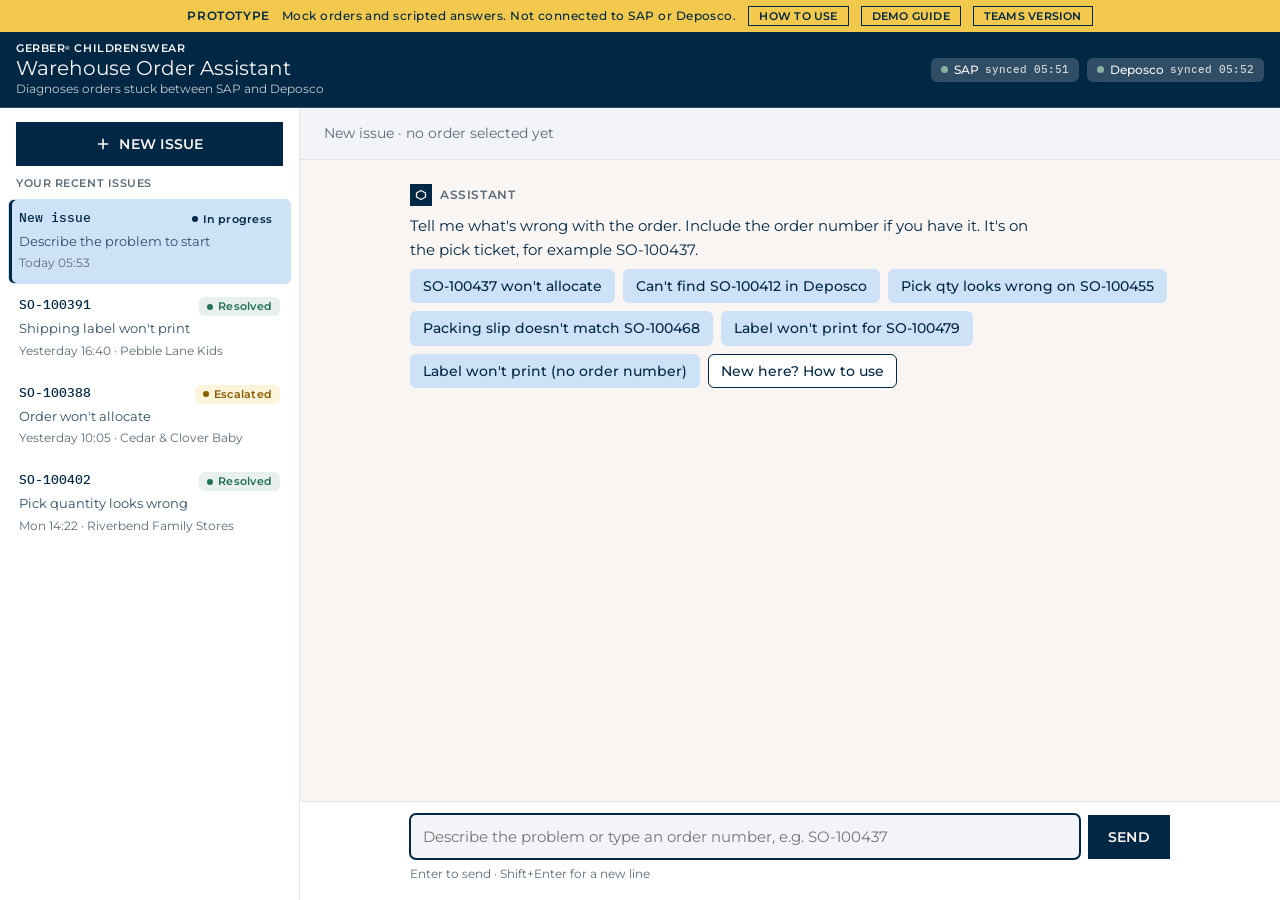
<file: index.html>
<!doctype html>
<html lang="en">
<head>
<meta charset="utf-8">
<title>Warehouse Order Assistant</title>
<meta name="viewport" content="width=device-width, initial-scale=1, viewport-fit=cover">
<link rel="preconnect" href="https://fonts.googleapis.com">
<link rel="preconnect" href="https://fonts.gstatic.com" crossorigin>
<link rel="stylesheet" href="https://fonts.googleapis.com/css2?family=Montserrat:wght@400;500;600;700&family=IBM+Plex+Mono:wght@400;500&display=swap">
<style>
/* Colors, type and shape follow .claude/skills/gerber-style-guide (tokens.css).
   Inlined so the page stays a single self-contained file. */
:root {
  /* Gerber brand primitives */
  --gcw-navy: #002744;
  --gcw-navy-70: #2F4E65;
  --gcw-cream: #F9F5F3;
  --gcw-white: #FFFFFF;
  --gcw-mist: #F2F4F8;
  --gcw-jordy: #85B7EA;
  --gcw-jordy-tint: #CEE2F7;
  --gcw-maize: #F2C94C;
  --gcw-maize-tint: #FCF4DB;
  --gcw-geraldine: #F28C82;
  --gcw-geraldine-tint: #FCE8E6;
  --gcw-seanymph: #86B3A1;
  --gcw-seanymph-tint: #E7F0EC;
  --gcw-sandy: #F4A261;
  --gcw-sandy-tint: #FDECDF;
  --gcw-sale: #C4301C;

  /* App tokens */
  --bg: var(--gcw-cream);
  --panel: var(--gcw-white);
  --panel-2: var(--gcw-mist);
  --sunk: #E9EDF2;
  --ink: var(--gcw-navy);
  --ink-2: var(--gcw-navy-70);
  --ink-3: #5B6B78;
  --line: #E1E4EA;
  --accent: var(--gcw-navy);
  --accent-ink: var(--gcw-cream);
  --accent-soft: var(--gcw-jordy-tint);
  --ok: #23705A;
  --ok-soft: var(--gcw-seanymph-tint);
  --warn: #8A5A00;
  --warn-soft: var(--gcw-maize-tint);
  --bad: var(--gcw-sale);
  --bad-soft: var(--gcw-geraldine-tint);
  --info: var(--gcw-navy);
  --info-soft: var(--gcw-jordy-tint);
  --head-bg: var(--gcw-navy);
  --head-ink: var(--gcw-cream);
  --head-chip: var(--gcw-navy-70);
  --scrim: rgba(0, 39, 68, .5);
  --hivis: var(--gcw-maize);
  --hivis-ink: var(--gcw-navy);
  --shadow: 0 1px 2px rgba(0, 39, 68, .05), 0 6px 18px rgba(0, 39, 68, .07);
  --radius-tool: 6px;
  --leading-body: 1.575;
  --display: "Montserrat", "Helvetica Neue", Arial, system-ui, sans-serif;
  --body: "Montserrat", "Helvetica Neue", Arial, system-ui, sans-serif;
  --mono: "IBM Plex Mono", ui-monospace, "SF Mono", Menlo, Consolas, monospace;
}
@media (prefers-color-scheme: dark) {
  :root:not([data-theme="light"]) {
    color-scheme: dark;
    --bg: #0B1B2B;
    --panel: #12263A;
    --panel-2: #173049;
    --sunk: #1B3550;
    --ink: #F3EEEA;
    --ink-2: #D5DDE4;
    --ink-3: #9FB0C0;
    --line: #22394F;
    --accent: var(--gcw-jordy);
    --accent-ink: #0B1B2B;
    --accent-soft: #152E47;
    --ok: var(--gcw-seanymph);
    --ok-soft: #173229;
    --warn: var(--gcw-maize);
    --warn-soft: #33290F;
    --bad: var(--gcw-geraldine);
    --bad-soft: #3A1F22;
    --info: var(--gcw-jordy);
    --info-soft: #152E47;
    --head-bg: #061321;
    --head-ink: #F3EEEA;
    --head-chip: #12263A;
    --scrim: rgba(0, 0, 0, .6);
    --hivis: var(--gcw-maize);
    --hivis-ink: var(--gcw-navy);
    --shadow: 0 1px 2px rgba(0, 0, 0, .3), 0 6px 18px rgba(0, 0, 0, .3);
  }
}
:root[data-theme="dark"] {
  color-scheme: dark;
  --bg: #0B1B2B;
  --panel: #12263A;
  --panel-2: #173049;
  --sunk: #1B3550;
  --ink: #F3EEEA;
  --ink-2: #D5DDE4;
  --ink-3: #9FB0C0;
  --line: #22394F;
  --accent: var(--gcw-jordy);
  --accent-ink: #0B1B2B;
  --accent-soft: #152E47;
  --ok: var(--gcw-seanymph);
  --ok-soft: #173229;
  --warn: var(--gcw-maize);
  --warn-soft: #33290F;
  --bad: var(--gcw-geraldine);
  --bad-soft: #3A1F22;
  --info: var(--gcw-jordy);
  --info-soft: #152E47;
  --head-bg: #061321;
  --head-ink: #F3EEEA;
  --head-chip: #12263A;
  --scrim: rgba(0, 0, 0, .6);
  --hivis: var(--gcw-maize);
  --hivis-ink: var(--gcw-navy);
  --shadow: 0 1px 2px rgba(0, 0, 0, .3), 0 6px 18px rgba(0, 0, 0, .3);
}

* { box-sizing: border-box; }
[hidden] { display: none !important; }
html, body { height: 100%; }
body {
  margin: 0;
  background: var(--bg);
  color: var(--ink);
  font: 15px/var(--leading-body) var(--body);
  -webkit-font-smoothing: antialiased;
}
button, input, select, textarea { font: inherit; color: inherit; }
button { cursor: pointer; }
:focus-visible { outline: 2px solid var(--accent); outline-offset: 2px; border-radius: 4px; }
.top :focus-visible { outline-color: var(--gcw-jordy); }
.mono { font-family: var(--mono); font-variant-numeric: tabular-nums; }
.gcw-tm { font-size: .5em; vertical-align: .35em; line-height: 0; display: inline-block; }

/* ---------- Shell ---------- */
.app { height: 100%; display: grid; grid-template-rows: auto auto 1fr; }
.proto {
  background: var(--hivis);
  color: var(--hivis-ink);
  font: 500 12px/1.3 var(--body);
  letter-spacing: .04em;
  padding: 6px 16px;
  display: flex; gap: 12px; align-items: center; justify-content: center; flex-wrap: wrap;
  text-align: center;
}
.proto-short { display: none; }
@media (max-width: 520px) {
  .proto-short { display: inline; }
  .proto { gap: 8px; font-size: 11px; letter-spacing: .02em; flex-wrap: nowrap; padding-inline: 12px; }
  .proto b { letter-spacing: .05em; }
  .proto button, .proto a { white-space: nowrap; padding-inline: 8px; }
}
.proto .lbl-short { display: none; }
@media (max-width: 420px) {
  .proto-short { display: none; }
  .proto .lbl-long { display: none; }
  .proto .lbl-short { display: inline; }
}
.proto b { font-family: var(--display); font-weight: 600; letter-spacing: .05em; text-transform: uppercase; }
.proto button, .proto a {
  background: transparent; border: 1px solid currentColor; border-radius: 0;
  padding: 2px 10px; font-size: 11px; font-weight: 600; color: inherit; text-transform: uppercase; letter-spacing: .02em; text-decoration: none;
}

.top {
  display: flex; align-items: center; gap: 16px;
  padding: 10px 16px;
  background: var(--head-bg);
  color: var(--head-ink);
  border-bottom: 1px solid var(--head-chip);
}
.brand { display: flex; align-items: center; gap: 10px; min-width: 0; }
.mark {
  width: 30px; height: 30px; flex: none; border-radius: 0;
  background: var(--accent); color: var(--accent-ink);
  display: grid; place-items: center;
}
.brand > div { min-width: 0; }
.brand .eyebrow {
  display: block; font: 600 11px/1.2 var(--display); letter-spacing: .05em; text-transform: uppercase;
}
.brand h1 {
  margin: 2px 0 0; font: 400 20px/1.15 var(--display);
  white-space: nowrap; overflow: hidden; text-overflow: ellipsis;
}
.brand small { display: block; margin-top: 2px; font: 400 12px/1.2 var(--body); opacity: .8; }
.systems { margin-left: auto; display: flex; gap: 8px; flex-wrap: wrap; }
.sys {
  display: inline-flex; align-items: center; gap: 6px;
  font: 500 12px/1 var(--body); color: var(--head-ink);
  padding: 6px 10px; border-radius: var(--radius-tool); background: var(--head-chip);
}
.sys i { width: 7px; height: 7px; border-radius: 50%; background: var(--gcw-seanymph); }
.sys .mono { opacity: .8; font-size: 11px; }
.hist-btn {
  display: none; border: 1px solid currentColor; background: transparent; color: var(--head-ink); min-height: 36px;
  border-radius: var(--radius-tool); padding: 6px 10px; font-size: 13px; font-weight: 500;
}

.main { display: grid; grid-template-columns: 300px 1fr; min-height: 0; }

/* ---------- Sidebar ---------- */
.side {
  background: var(--panel);
  border-right: 1px solid var(--line);
  display: flex; flex-direction: column; min-height: 0;
}
.side-head { padding: 14px 16px 10px; display: flex; flex-direction: column; gap: 12px; }
.new-btn {
  display: flex; align-items: center; justify-content: center; gap: 8px;
  background: var(--accent); color: var(--accent-ink);
  border: 0; border-radius: 0; min-height: 44px; padding: 0 12px; font-weight: 600; font-size: 14px; text-transform: uppercase; letter-spacing: .02em;
}
.label {
  font: 600 11px/1 var(--display); letter-spacing: .05em; text-transform: uppercase; color: var(--ink-3);
}
.convs { list-style: none; margin: 0; padding: 0 8px 16px; overflow-y: auto; display: flex; flex-direction: column; gap: 2px; }
.conv {
  width: 100%; text-align: left; background: transparent; border: 1px solid transparent;
  border-radius: var(--radius-tool); padding: 10px 10px; display: grid; gap: 4px;
  grid-template-columns: 1fr auto;
}
.conv:hover { background: var(--panel-2); }
.conv[aria-current="true"] { background: var(--info-soft); border-color: transparent; box-shadow: inset 3px 0 0 var(--info); }
.conv .no { font: 500 13px/1.2 var(--mono); }
.conv .what { grid-column: 1 / -1; font-size: 13px; color: var(--ink-2); line-height: 1.35; }
.conv .when { grid-column: 1 / -1; font-size: 12px; color: var(--ink-3); }

.pill {
  display: inline-flex; align-items: center; gap: 5px; white-space: nowrap;
  font: 600 11px/1 var(--body); letter-spacing: .02em;
  padding: 4px 8px; border-radius: var(--radius-tool);
}
.pill::before { content: ""; width: 6px; height: 6px; border-radius: 50%; background: currentColor; }
.pill.open { background: var(--info-soft); color: var(--info); }
.pill.resolved { background: var(--ok-soft); color: var(--ok); }
.pill.escalated { background: var(--warn-soft); color: var(--warn); }

/* ---------- Chat ---------- */
.chat { display: grid; grid-template-rows: auto 1fr auto; min-height: 0; min-width: 0; }
.chat-head {
  display: flex; align-items: center; gap: 12px; flex-wrap: wrap;
  padding: 10px 24px; border-bottom: 1px solid var(--line); background: var(--panel-2);
  min-height: 52px;
}
.chat-head .ord { font: 500 15px/1.2 var(--mono); }
.chat-head .cust { color: var(--ink-2); font-size: 14px; }
.chat-head .ship { font-size: 13px; color: var(--ink-3); }
.chat-head .ship.today { color: var(--bad); font-weight: 500; }
.chat-head .spacer { flex: 1; }
.chat-head .empty { color: var(--ink-3); font-size: 14px; }
.esc-btn {
  border: 1px solid var(--warn); color: var(--warn); background: transparent;
  border-radius: 0; padding: 8px 14px; font-size: 12px; font-weight: 600; text-transform: uppercase; letter-spacing: .02em;
}
.esc-btn:hover { background: var(--warn-soft); }

.thread { overflow-y: auto; padding: 24px 24px 8px; scroll-behavior: smooth; }
.thread-inner { max-width: 760px; margin: 0 auto; display: flex; flex-direction: column; gap: 14px; }

.msg { display: flex; flex-direction: column; gap: 8px; max-width: 100%; }
.msg.user { align-items: flex-end; }
.bubble {
  background: var(--accent); color: var(--accent-ink);
  padding: 9px 14px; border-radius: var(--radius-tool) var(--radius-tool) 0 var(--radius-tool);
  max-width: min(560px, 88%); white-space: pre-wrap; overflow-wrap: anywhere;
}
.msg.agent { align-items: flex-start; }
.speaker { display: flex; align-items: center; gap: 8px; font: 600 12px/1 var(--display); letter-spacing: .05em; text-transform: uppercase; color: var(--ink-3); }
.speaker .mark { width: 22px; height: 22px; border-radius: 0; }
.msg.agent p { margin: 0; max-width: 62ch; }
.msg.agent p + p { margin-top: 6px; }

.chips { display: flex; flex-wrap: wrap; gap: 8px; }
.chip {
  border: 1px solid var(--accent); color: var(--accent); background: var(--panel);
  border-radius: var(--radius-tool); padding: 7px 12px; font-size: 14px; font-weight: 500; line-height: 1.3; text-align: left;
}
.chip:hover:not(:disabled) { background: var(--accent-soft); }
.chip:disabled { cursor: default; border-color: var(--line); color: var(--ink-3); background: transparent; }
.chip.chosen:disabled { border-color: var(--accent); background: var(--accent-soft); color: var(--accent); }
.chip.try { border-color: transparent; background: var(--info-soft); color: var(--info); }
.chip.try:hover:not(:disabled) { border-color: var(--info); }
.chip .mono { font-size: 13px; }

/* tool trace */
.trace {
  border-left: 2px solid var(--line); padding: 2px 0 2px 12px;
  display: flex; flex-direction: column; gap: 4px; font-size: 13px; color: var(--ink-2);
}
.trace .label { margin-bottom: 2px; }
.trace li { list-style: none; display: flex; gap: 8px; align-items: baseline; }
.trace ul { margin: 0; padding: 0; display: flex; flex-direction: column; gap: 4px; }
.trace li::before { content: "✓"; color: var(--ok); font-weight: 600; }
.trace li.run::before { content: "…"; color: var(--ink-3); }

/* cards */
.card {
  width: 100%; background: var(--panel); border: 1px solid var(--line); border-radius: var(--radius-tool);
  box-shadow: var(--shadow); overflow: hidden;
}
.card-head {
  display: flex; align-items: flex-start; justify-content: space-between; gap: 12px; flex-wrap: wrap;
  padding: 14px 16px 12px; border-bottom: 1px solid var(--line);
}
.card.diag .card-head { background: var(--bad-soft); border-bottom-color: transparent; }
.card-head h3 { margin: 4px 0 0; font: 400 20px/1.25 var(--display); text-wrap: balance; }
.card-head .item { margin-top: 4px; font-size: 13px; color: var(--ink-2); }
.sev { background: var(--panel); color: var(--bad); }
.tbl-wrap { overflow-x: auto; }
table { width: 100%; border-collapse: collapse; font-size: 13.5px; }
th, td { text-align: left; padding: 8px 16px; border-bottom: 1px solid var(--line); vertical-align: top; }
th { font: 600 11px/1.2 var(--display); letter-spacing: .05em; text-transform: uppercase; color: var(--ink-3); background: var(--panel-2); }
td:first-child { color: var(--ink-2); width: 30%; }
td.v { font-family: var(--mono); font-size: 13px; font-variant-numeric: tabular-nums; }
tr.diff td { background: var(--bad-soft); }
tr.diff td.v.wms { color: var(--bad); font-weight: 500; }
td.flag { width: 28px; text-align: center; padding-inline: 8px; font-family: var(--mono); }
tr.diff td.flag { color: var(--bad); font-weight: 600; }
tr.same td.flag { color: var(--ok); }
.cause { padding: 12px 16px 14px; display: grid; gap: 8px; }
.cause p { margin: 0; max-width: 68ch; }
.kv { display: flex; gap: 8px; flex-wrap: wrap; font-size: 13px; color: var(--ink-2); }
.kv b { font-weight: 600; color: var(--ink); }

.action { display: flex; gap: 12px; align-items: flex-start; padding: 12px 16px; background: var(--ok-soft); border: 1px solid transparent; border-radius: var(--radius-tool); width: 100%; }
.action .tick { width: 22px; height: 22px; border-radius: 50%; background: var(--ok); color: var(--panel); display: grid; place-items: center; flex: none; font-size: 13px; font-weight: 700; }
.action h4 { margin: 0; font: 600 15px/1.3 var(--body); }
.action p { margin: 2px 0 0; font-size: 13.5px; color: var(--ink-2); }
.action .sim { font-size: 11px; color: var(--ink-3); letter-spacing: .04em; }

ol.steps { list-style: none; margin: 0; padding: 4px 0; counter-reset: s; }
ol.steps li { counter-increment: s; border-bottom: 1px solid var(--line); }
ol.steps li:last-child { border-bottom: 0; }
ol.steps label { display: grid; grid-template-columns: 26px 22px 1fr; gap: 10px; align-items: start; padding: 11px 16px; cursor: pointer; }
ol.steps label::before {
  content: counter(s); font: 500 15px/22px var(--display); color: var(--ink-3); text-align: right;
}
ol.steps input { width: 18px; height: 18px; margin: 2px 0 0; accent-color: var(--ok); }
ol.steps .txt { display: grid; gap: 4px; }
ol.steps .who {
  justify-self: start; font: 600 10px/1 var(--display); letter-spacing: .05em; text-transform: uppercase;
  padding: 3px 6px; border-radius: var(--radius-tool); background: var(--sunk); color: var(--ink-2);
}
ol.steps .who.you { background: var(--accent-soft); color: var(--accent); }
ol.steps .where { font: 400 12.5px/1.4 var(--mono); color: var(--ink-3); overflow-wrap: anywhere; }
ol.steps li.done .main-t { color: var(--ink-3); text-decoration: line-through; text-decoration-color: var(--ink-3); }

.ticket { border-color: var(--warn); }
.ticket .card-head { background: var(--warn-soft); border-bottom-color: transparent; }
.ticket .card-head h3 { font-size: 17px; }
.ticket .cause { font-size: 14px; }

.typing { display: inline-flex; gap: 4px; padding: 10px 0 4px; }
.typing span { width: 7px; height: 7px; border-radius: 50%; background: var(--ink-3); animation: blink 1.2s infinite ease-in-out; }
.typing span:nth-child(2) { animation-delay: .15s; }
.typing span:nth-child(3) { animation-delay: .3s; }
@keyframes blink { 0%, 80%, 100% { opacity: .25; } 40% { opacity: 1; } }

/* composer */
.composer { padding: 12px 24px 16px; border-top: 1px solid var(--line); background: var(--panel); padding-bottom: calc(16px + env(safe-area-inset-bottom, 0px)); }
.composer form { max-width: 760px; margin: 0 auto; display: flex; gap: 8px; align-items: flex-end; }
.composer textarea {
  flex: 1; resize: none; min-height: 44px; max-height: 140px;
  border: 1px solid var(--line); border-radius: var(--radius-tool); background: var(--panel-2);
  padding: 11px 12px; line-height: 1.4;
}
.composer textarea:focus { outline: 2px solid var(--accent); outline-offset: -1px; border-color: transparent; }
.send {
  height: 44px; padding: 0 20px; border: 0; border-radius: 0;
  background: var(--accent); color: var(--accent-ink); font-weight: 600; font-size: 14px; text-transform: uppercase; letter-spacing: .02em;
}
.composer .hint { max-width: 760px; margin: 6px auto 0; font-size: 12px; color: var(--ink-3); }

/* modal */
.scrim {
  position: fixed; inset: 0; background: var(--scrim);
  display: grid; place-items: center; padding: 16px; z-index: 20;
}
.modal {
  width: min(620px, 100%); max-height: calc(100% - 32px); overflow-y: auto;
  background: var(--panel); border-radius: var(--radius-tool); box-shadow: var(--shadow); border: 1px solid var(--line);
}
.modal header { padding: 16px 20px 12px; border-bottom: 1px solid var(--line); }
#esc-scrim .modal header { background: var(--warn-soft); border-bottom-color: transparent; }
.guide .modal header { background: var(--info-soft); border-bottom-color: transparent; }
.modal header h2 { margin: 0; font: 400 22px/1.25 var(--display); }
.modal header p { margin: 4px 0 0; font-size: 13px; color: var(--ink-2); }
.modal .body { padding: 16px 20px; display: grid; gap: 14px; }
.row2 { display: grid; grid-template-columns: 1fr 1fr; gap: 12px; }
.field { display: grid; gap: 6px; }
.field label { font: 600 11px/1 var(--display); letter-spacing: .05em; text-transform: uppercase; color: var(--ink-3); }
.field select, .field textarea, .field input {
  border: 1px solid var(--line); border-radius: var(--radius-tool); background: var(--panel-2); padding: 8px 10px; width: 100%;
}
.field textarea { min-height: 260px; resize: vertical; font: 13px/1.5 var(--mono); }
.modal footer { padding: 12px 20px 16px; display: flex; gap: 8px; justify-content: flex-end; align-items: center; flex-wrap: wrap; }
.modal footer .note { margin-right: auto; font-size: 12px; color: var(--ink-3); }
.btn-2 { border: 1px solid var(--accent); color: var(--accent); background: transparent; border-radius: 0; min-height: 44px; padding: 0 16px; font-weight: 600; font-size: 13px; text-transform: uppercase; letter-spacing: .02em; }
.btn-1 { border: 1px solid var(--accent); background: var(--accent); color: var(--accent-ink); border-radius: 0; min-height: 44px; padding: 0 18px; font-weight: 600; font-size: 13px; text-transform: uppercase; letter-spacing: .02em; }

.guide table td:first-child { width: auto; }
.guide .body > p { margin: 0; font-size: 14px; color: var(--ink-2); }

/* how to use */
.help-list { list-style: none; margin: 0; padding: 0; display: grid; gap: 10px; }
.help-list li { display: grid; grid-template-columns: 132px 1fr; gap: 12px; align-items: baseline; font-size: 14px; line-height: 1.5; }
.help-list b { font: 600 11px/1.5 var(--display); letter-spacing: .05em; text-transform: uppercase; color: var(--ink-3); }
.help-list .mono { font-size: 13px; }
.help-note { margin: 0; padding: 10px 12px; border-radius: var(--radius-tool); background: var(--info-soft); color: var(--ink); font-size: 14px; }
.modal footer a { color: var(--accent); font-weight: 600; font-size: 13px; }
#help-scrim .modal footer { position: sticky; bottom: 0; background: var(--panel); border-top: 1px solid var(--line); }
@media (max-width: 520px) {
  .help-list li { grid-template-columns: 1fr; gap: 2px; }
}

/* ---------- Responsive ---------- */
@media (max-width: 820px) {
  .main { grid-template-columns: 1fr; }
  .side {
    position: fixed; z-index: 15; top: 0; bottom: 0; left: 0; width: min(320px, 86vw);
    padding-top: env(safe-area-inset-top, 0px);
    transform: translateX(-102%); transition: transform .2s ease; box-shadow: var(--shadow);
  }
  .side.open { transform: none; }
  .hist-btn { display: inline-block; }
  .systems .sys .mono { display: none; }
  .thread, .chat-head, .composer { padding-left: 16px; padding-right: 16px; }
}
@media (max-width: 520px) {
  .systems { display: none; }
  .brand small { display: none; }
  .row2 { grid-template-columns: 1fr; }
  .top { gap: 10px; }
  .brand { flex: 1; }
  .proto-long { display: none; }
}
@media (prefers-reduced-motion: reduce) {
  * { animation: none !important; transition: none !important; scroll-behavior: auto !important; }
}
</style>
</head>
<body>
<div class="app">
  <div class="proto" role="note">
    <b>Prototype</b>
    <span class="proto-long">Mock orders and scripted answers. Not connected to SAP or Deposco.</span>
    <span class="proto-short">Mock data</span>
    <button type="button" id="help-open" aria-label="How to use"><span class="lbl-long">How to use</span><span class="lbl-short" aria-hidden="true">Help</span></button>
    <button type="button" id="guide-open" aria-label="Demo guide"><span class="lbl-long">Demo guide</span><span class="lbl-short" aria-hidden="true">Demo</span></button>
    <a href="teams.html" aria-label="Teams version"><span class="lbl-long">Teams version</span><span class="lbl-short" aria-hidden="true">Teams</span></a>
  </div>

  <header class="top">
    <button type="button" class="hist-btn" id="hist-btn" aria-controls="side" aria-expanded="false">Issues</button>
    <div class="brand">
      <div>
        <span class="eyebrow">Gerber<span class="gcw-tm">®</span> Childrenswear</span>
        <h1>Warehouse Order Assistant</h1>
        <small>Diagnoses orders stuck between SAP and Deposco</small>
      </div>
    </div>
    <div class="systems" aria-label="System connections">
      <span class="sys"><i></i>SAP <span class="mono" id="sync-sap">synced 09:58</span></span>
      <span class="sys"><i></i>Deposco <span class="mono" id="sync-dep">synced 09:59</span></span>
    </div>
  </header>

  <div class="main">
    <aside class="side" id="side" aria-label="Your issues">
      <div class="side-head">
        <button type="button" class="new-btn" id="new-btn">
          <svg width="16" height="16" viewBox="0 0 24 24" fill="none" stroke="currentColor" stroke-width="2.4" stroke-linecap="round"><path d="M12 5v14M5 12h14" fill="none"/></svg>
          New issue
        </button>
        <span class="label">Your recent issues</span>
      </div>
      <ul class="convs" id="convs"></ul>
    </aside>

    <section class="chat" aria-label="Conversation">
      <div class="chat-head" id="chat-head"></div>
      <div class="thread" id="thread" aria-live="polite"><div class="thread-inner" id="thread-inner"></div></div>
      <div class="composer">
        <form id="composer">
          <textarea id="input" aria-label="Describe the problem" rows="1" placeholder="Describe the problem or type an order number, e.g. SO-100437"></textarea>
          <button class="send" type="submit">Send</button>
        </form>
        <div class="hint">Enter to send · Shift+Enter for a new line</div>
      </div>
    </section>
  </div>
</div>

<div class="scrim" id="esc-scrim" hidden>
  <div class="modal" role="dialog" aria-modal="true" aria-labelledby="esc-title">
    <header>
      <h2 id="esc-title">Escalate to the system owner</h2>
      <p>I've drafted the ticket from this conversation. Check it, add anything you saw, and send.</p>
    </header>
    <div class="body">
      <div class="row2">
        <div class="field">
          <label for="esc-team">Send to</label>
          <select id="esc-team">
            <option>SAP order support</option>
            <option>Deposco admin</option>
            <option>Quality team (inventory holds)</option>
            <option>Shift lead</option>
          </select>
        </div>
        <div class="field">
          <label for="esc-pri">Priority</label>
          <select id="esc-pri">
            <option value="High">High · ships today</option>
            <option value="Normal">Normal</option>
          </select>
        </div>
      </div>
      <div class="field">
        <label for="esc-body">Ticket details</label>
        <textarea id="esc-body"></textarea>
      </div>
    </div>
    <footer>
      <span class="note">Prototype: nothing is sent.</span>
      <button type="button" class="btn-2" id="esc-cancel">Cancel</button>
      <button type="button" class="btn-1" id="esc-send">Send escalation</button>
    </footer>
  </div>
</div>

<div class="scrim guide" id="guide-scrim" hidden>
  <div class="modal" role="dialog" aria-modal="true" aria-labelledby="guide-title">
    <header>
      <h2 id="guide-title">Demo guide</h2>
      <p>Five mock orders, one per common SAP ↔ Deposco mismatch. Type a phrase or tap a suggestion.</p>
    </header>
    <div class="body">
      <div class="tbl-wrap">
        <table>
          <thead><tr><th>Order</th><th>Problem on the floor</th><th>Root cause</th></tr></thead>
          <tbody id="guide-rows"></tbody>
        </table>
      </div>
      <p>Describe the problem without an order number to see the clarifying questions. The inventory hold scenario (SO-100437) needs the Quality team, so it shows the escalation flow.</p>
    </div>
    <footer><button type="button" class="btn-1" id="guide-close">Close</button></footer>
  </div>
</div>

<div class="scrim guide" id="help-scrim" hidden>
  <div class="modal" role="dialog" aria-modal="true" aria-labelledby="help-title" aria-describedby="help-intro" tabindex="-1">
    <header>
      <h2 id="help-title">How to use the assistant</h2>
      <p id="help-intro">Use it when an order won't drop, allocate, pick, pack or ship, or when SAP and Deposco seem to disagree.</p>
    </header>
    <div class="body">
      <ul class="help-list">
        <li><b>Start</b><span>Type the order number (<span class="mono">SO-…</span>) and what you see. Or just describe the problem and it will ask.</span></li>
        <li><b>Answer</b><span>Tap a suggested reply or type your own.</span></li>
        <li><b>Diagnosis</b><span>SAP is on the left, Deposco on the right. Rows marked ≠ are the mismatch. "Why it happened" explains it, and "Who can fix it" says who acts.</span></li>
        <li><b>Steps</b><span>Each step says who does it. The grey path shows where to go in the system. Tick steps off as you go, then tell it whether that fixed it.</span></li>
        <li><b>Escalate</b><span>It drafts a ticket for the right team. Check it, add what you saw, and send. It's high priority when the order ships today.</span></li>
      </ul>
      <p class="help-note">The assistant looks things up in SAP and Deposco. It doesn't change them on its own: you or the system owner make the changes. Don't type customer personal details. The order number is enough.</p>
    </div>
    <footer>
      <span class="note">Prototype: mock orders and scripted answers. <a href="guide.html" target="_blank" rel="noopener">Full user guide</a></span>
      <button type="button" class="btn-1" id="help-close">Close</button>
    </footer>
  </div>
</div>

<script>
(function () {
  "use strict";

  const reduceMotion = window.matchMedia && window.matchMedia("(prefers-reduced-motion: reduce)").matches;
  const esc = s => String(s).replace(/[&<>"']/g, c => ({ "&": "&amp;", "<": "&lt;", ">": "&gt;", '"': "&quot;", "'": "&#39;" }[c]));
  const hhmm = (d = new Date()) => String(d.getHours()).padStart(2, "0") + ":" + String(d.getMinutes()).padStart(2, "0");

  // ---------- Mock data (fictional) ----------
  const ORDERS = {
    "SO-100412": { no: "SO-100412", customer: "Brightside Boutique", scenario: "missing", ship: "Ships today · 15:00 UPS pickup", today: true },
    "SO-100437": { no: "SO-100437", customer: "Little Harbor Kids Co.", scenario: "short", ship: "Ships today · 15:00 UPS pickup", today: true },
    "SO-100455": { no: "SO-100455", customer: "Maple & Moss Baby", scenario: "uom", ship: "Ships 2 Oct", today: false },
    "SO-100468": { no: "SO-100468", customer: "Northstar Department Stores", scenario: "changed", ship: "Ships today · 16:30 LTL pickup", today: true },
    "SO-100479": { no: "SO-100479", customer: "Tiny Trails Outfitters", scenario: "address", ship: "Ships today · 15:00 UPS pickup", today: true },
    // history only
    "SO-100391": { no: "SO-100391", customer: "Pebble Lane Kids", scenario: "address", ship: "Shipped 30 Sep", today: false },
    "SO-100388": { no: "SO-100388", customer: "Cedar & Clover Baby", scenario: "short", ship: "Ships 2 Oct", today: false },
    "SO-100402": { no: "SO-100402", customer: "Riverbend Family Stores", scenario: "uom", ship: "Shipped 29 Sep", today: false }
  };

  const LABELS = {
    missing: "Order isn't in Deposco",
    short: "Order won't allocate",
    uom: "Pick quantity looks wrong",
    changed: "Packing list doesn't match the order",
    address: "Shipping label won't print"
  };
  const DEMO = { missing: "SO-100412", short: "SO-100437", uom: "SO-100455", changed: "SO-100468", address: "SO-100479" };

  const PATTERNS = {
    address: /label|address|carrier|\bups\b|fedex|usps|ship.?to|\bzip\b|postal|validation|rate/i,
    uom: /\buom\b|unit of measure|multi-?pack|\d-?packs?\b|case pack|eaches|\bpk\b|qty.*(wrong|off)|quantity.*(wrong|off)|wrong (qty|quantity)|units? (don'?t|do not) match|packs? vs/i,
    changed: /chang|added|extra (line|item)|packing (list|slip)|doesn'?t match the order|different (qty|quantity)|amend|updated/i,
    missing: /not (in|showing|show(ing)? up|appearing|found)|can'?t find|cannot find|missing|no order|doesn'?t (show|appear|exist)|isn'?t in|didn'?t drop|never (came|arrived|dropped)/i,
    short: /allocat|short|not enough|inventory|stock|on ?hand|available|won'?t release|wave/i
  };
  function detect(text) {
    let best = null, n = 0;
    for (const key of Object.keys(PATTERNS)) {
      const m = text.match(new RegExp(PATTERNS[key].source, "gi"));
      if (m && m.length > n) { best = key; n = m.length; }
    }
    return best;
  }
  function findOrderNo(text) {
    const m = text.match(/\bSO[-\s]?(\d{6})\b/i) || text.match(/\b(1\d{5})\b/);
    return m ? "SO-" + m[1] : null;
  }

  // ---------- Scenarios ----------
  const FIXED = ["Yes, it's fixed", "No, escalate"];

  const SCEN = {
    missing: {
      team: "SAP order support",
      ask: "Please reprocess outbound IDoc 0000048213 so the order reaches Deposco.",
      async run(c, o) {
        await trace(c, [
          `Found ${o.no} in SAP: delivery 80041277, created today 07:58`,
          "Searched Deposco outbound orders: no match",
          "Checked the SAP → Deposco interface log"
        ]);
        const urg = await ask(c, `I found ${o.no} in SAP, but Deposco never received it. Is this order on today's truck?`, ["Yes, ships today", "No, later this week"], "urgency");
        c.urgent = /yes/i.test(urg);
        await post(c, {
          kind: "diagnosis", title: "The order never reached Deposco", sev: "Blocked",
          item: `${o.customer} · 2 lines · 84 EA`,
          rows: [
            ["Order status", "Released · delivery 80041277", "Not found", true],
            ["Outbound IDoc", "0000048213 · status 51 (error)", "Nothing received", true],
            ["Error text", "Ship-to 300218 locked by another user", "—", true],
            ["Customer", o.customer, "—", false]
          ],
          cause: "SAP tried to send the order at 07:59 while someone was editing the customer record. The send failed and SAP doesn't retry it on its own. The lock cleared at 08:31, so a resend will work.",
          owner: "Shift lead (SAP access) or SAP order support"
        }, 900);
        await post(c, {
          kind: "steps", title: "Get the order into Deposco",
          items: [
            { who: "Shift lead", text: "Resend IDoc 0000048213 from the SAP interface monitor.", where: "SAP › BD87 › Status 51 › Reprocess" },
            { who: "You", text: "Wait 5 minutes, then search Deposco for the order.", where: `Deposco › Orders › Outbound › search ${o.no}` },
            { who: "You", text: "When it shows as New, add it to the next wave and pick as normal." }
          ]
        });
        if (c.urgent) await say(c, "The UPS pickup is at 15:00. If the order isn't in Deposco by 14:00, escalate and the SAP team will push it through by hand.");
        await fixcheck(c);
      }
    },

    short: {
      team: "Quality team (inventory holds)",
      ask: "Please release the inspection hold on 36 EA of 2210-3M-PNK in QA-HOLD-01 (PO 4500082231) so the order can allocate.",
      async run(c, o) {
        await trace(c, [`Loaded ${o.no}: 3 lines, wave W-2287`]);
        await ask(c, "Which line won't allocate?", ["Line 10 · 2210-3M-PNK", "Line 20 · 2214-6M-WHT", "Not sure"], "line");
        const bin = await ask(c, "Have you checked the pick location, A-14-03?", ["Bin is empty", "There's stock in the bin", "Haven't checked"], "bin");
        await trace(c, [
          "Compared SAP stock with Deposco available inventory",
          "Checked Deposco locations and hold status for 2210-3M-PNK",
          "Found receipt for PO 4500082231 on 28 Sep"
        ]);
        await post(c, {
          kind: "diagnosis", title: "Stock is on an inspection hold in Deposco", sev: "Can't allocate",
          item: "2210-3M-PNK · Baby Girls Pink Ruffle Bodysuit, 0-3M · line 10",
          rows: [
            ["Ordered", "30 EA", "30 EA · 12 allocated", true],
            ["On hand", "48 EA", "48 EA", false],
            ["Available to allocate", "48 EA unrestricted", "12 EA", true],
            ["Where it is", "Plant 1000 · SLoc 0001", "A-14-03: 12 EA\nQA-HOLD-01: 36 EA", true],
            ["Hold status", "None", "Inspection hold since 28 Sep", true]
          ],
          cause: "Receiving put 36 units into inspection on 28 Sep. SAP posted them as unrestricted stock, but Deposco still has them on hold, so it can only allocate the 12 units in the pick face.",
          owner: "Quality team"
        }, 900);
        if (/stock/i.test(bin)) await say(c, "You said there's stock in A-14-03. Deposco expects 12 EA there. If you count more, record a cycle count once this is fixed.");
        await post(c, {
          kind: "steps", title: "Release the held stock",
          items: [
            { who: "You", text: "Go to QA-HOLD-01 and confirm 6 cartons of 2210-3M-PNK (6 × 6 EA)." },
            { who: "You", text: "Check each carton for an inspection tag. A green tag means it passed." },
            { who: "Quality team", text: "Release the hold in Deposco. Warehouse users can't release inspection holds.", where: "Deposco › Inventory › Holds › QA-HOLD-01" },
            { who: "You", text: "After the release, re-allocate the order from the wave.", where: "Deposco › Waves › W-2287 › Re-allocate" }
          ]
        });
        await say(c, "Step 3 needs the Quality team. If the cartons have green tags, escalate now and I'll send them the details.");
        await fixcheck(c);
      }
    },

    uom: {
      team: "Deposco admin",
      ask: "Item sync for 3305-NB-MLT failed on 29 Sep. Please check why the nightly item master job failed so other new pack units aren't affected.",
      async run(c, o) {
        await trace(c, [`Loaded ${o.no}: 1 line, 3305-NB-MLT`]);
        await ask(c, "What does the pick screen tell you to pick?", ["10 each", "10 packs", "Something else"], "seen");
        await trace(c, [
          "Compared order quantity and unit in SAP and Deposco",
          "Checked item master sync history for 3305-NB-MLT"
        ]);
        await post(c, {
          kind: "diagnosis", title: "Unit of measure mismatch", sev: "Will ship short",
          item: "3305-NB-MLT · 5-Pack Baby Neutral Assorted Short-Sleeve Bodysuits, NEWBORN",
          rows: [
            ["Order quantity", "10 PK", "10 EA", true],
            ["Pack size", "1 PK = 5 EA", "No PK unit set up", true],
            ["Pieces to ship", "50 EA", "10 EA", true],
            ["Item master sync", "Changed 29 Sep 05:40", "Sync failed 29 Sep 06:02", true]
          ],
          cause: "The pack unit was added to this item in SAP on 29 Sep, but the nightly item sync to Deposco failed. Deposco reads 10 packs as 10 single pieces, so the order would ship 40 pieces short.",
          owner: "Deposco admin (item master)"
        }, 900);
        await post(c, {
          kind: "action", title: "I re-ran the item sync for 3305-NB-MLT",
          detail: `Sent at ${hhmm()}. Deposco now shows 1 PK = 5 EA.`
        }, 1100);
        await post(c, {
          kind: "steps", title: "Re-allocate with the right quantity",
          items: [
            { who: "You", text: "Stop picking this line. If you already picked 10 single pieces, keep them at the pack station." },
            { who: "You", text: "Unallocate the order so Deposco drops the old pick.", where: `Deposco › Orders › ${o.no} › Unallocate` },
            { who: "You", text: "Allocate it again. The pick should now read 10 PK (50 EA)." }
          ]
        });
        await fixcheck(c);
      }
    },

    changed: {
      team: "SAP order support",
      ask: "Order changed in SAP after wave release; Deposco rejected the change. Please resend ORDCHG once the order is removed from wave W-2291.",
      async run(c, o) {
        await trace(c, [
          `Loaded ${o.no} in SAP: changed 30 Sep 15:20 by customer service`,
          `Loaded ${o.no} in Deposco: released to wave W-2291 on 30 Sep 11:02`
        ]);
        const stage = await ask(c, "How far along is the order?", ["Picking", "Picked, at the pack station", "Already packed"], "stage");
        await trace(c, ["Checked change messages for this order"]);
        await post(c, {
          kind: "diagnosis", title: "Deposco has an old version of the order", sev: "Blocked at pack",
          item: `${o.customer} · 3 lines in SAP, 2 in Deposco`,
          rows: [
            ["Line 10 · 2230-12M-NVY", "36 EA", "24 EA", true],
            ["Line 20 · 2231-12M-GRY", "24 EA", "24 EA", false],
            ["Line 30 · 2240-18M-RED", "12 EA (added)", "Not on order", true],
            ["Change message", "Sent 30 Sep 15:21", "Rejected: order in active wave", true]
          ],
          cause: "Customer service increased line 10 and added line 30 after the order was released to a wave. Deposco rejects changes to orders in an active wave, so the update never applied.",
          owner: "You, with the assistant resending the change"
        }, 900);
        if (/packed/i.test(stage)) await say(c, "Since it's already packed, don't unpack it. Keep the carton open and add the extra units at the pack station after step 4.");
        await post(c, {
          kind: "steps", title: "Apply the customer's change",
          items: [
            { who: "You", text: "Keep what's already picked together. Don't close or ship the order." },
            { who: "You", text: "Remove the order from the wave.", where: `Deposco › Waves › W-2291 › ${o.no} › Remove from wave` },
            { who: "Assistant", text: "Once it's out of the wave, tell me and I'll resend the change from SAP." },
            { who: "You", text: "Add the order to a new wave and pick the extra 12 EA on line 10 and 12 EA on line 30." }
          ]
        });
        await fixcheck(c);
      }
    },

    address: {
      team: "Deposco admin",
      ask: "Ship-to postal code was corrected in SAP after the order reached Deposco. Fixed by hand this time; please look at why address changes don't sync.",
      async run(c, o) {
        await trace(c, [`Loaded shipment for ${o.no} in Deposco: UPS Ground, 3 cartons`]);
        const err = await ask(c, "What does the label error say?", ["Address validation failed", "Invalid service or account", "No error, it just won't print"], "err");
        await trace(c, ["Read the carrier response for this shipment", "Compared ship-to address in SAP and Deposco"]);
        if (!/address/i.test(err)) await say(c, `Deposco logged an address validation error from UPS at ${hhmm(new Date(Date.now() - 6 * 60000))}. That's what is blocking the label.`);
        await post(c, {
          kind: "diagnosis", title: "Ship-to postal code is out of date in Deposco", sev: "Blocked at label",
          item: `${o.customer} · Distribution center`,
          rows: [
            ["Street", "4100 Commerce Pkwy, Dock 6", "4100 Commerce Pkwy, Dock 6", false],
            ["City / State", "Greenville, SC", "Greenville, SC", false],
            ["Postal code", "29607", "29067", true],
            ["Carrier response", "—", "Postal code does not match city", true]
          ],
          cause: "Customer service fixed a typo in the postal code in SAP on 30 Sep. Deposco copied the address when the order arrived on 29 Sep, so it still has the old one. SAP doesn't resend addresses for orders already in Deposco.",
          owner: "You can fix this one"
        }, 900);
        await post(c, {
          kind: "steps", title: "Fix the address and print the label",
          items: [
            { who: "You", text: "Open the shipment and edit the ship-to address.", where: `Deposco › Shipping › ${o.no} › Edit ship-to` },
            { who: "You", text: "Change the postal code to 29607. Leave everything else as it is." },
            { who: "You", text: "Select Rate & Label again. The labels should print." }
          ]
        });
        await say(c, "I've logged this so the system owners can see how often address changes don't sync.");
        await fixcheck(c);
      }
    }
  };

  // ---------- State ----------
  let convs = [];
  let active = null;
  let seq = 1;
  let ticketNo = 2409;

  function newConv(opts = {}) {
    const c = {
      id: "c" + seq++, order: null, symptom: null, status: "open", messages: [],
      pending: null, typing: false, busy: false, when: opts.when || "Today " + hhmm(),
      auto: opts.auto || null, first: null, diag: null, urgent: false, stamp: opts.stamp ?? Date.now()
    };
    convs.push(c);
    return c;
  }

  const wait = (c, ms) => (c.auto ? Promise.resolve() : new Promise(r => setTimeout(r, reduceMotion ? ms / 3 : ms)));

  async function post(c, msg, ms = 650) {
    if (c.halt) return;
    if (!c.auto) { c.typing = true; draw(c); }
    await wait(c, ms);
    c.typing = false;
    if (c.halt) { draw(c); return; }
    msg.role = msg.role || "agent";
    if (msg.kind === "diagnosis") c.diag = msg;
    c.messages.push(msg);
    c.stamp = Date.now();
    draw(c, true);
  }
  const say = (c, text, ms) => post(c, { kind: "text", text }, ms);

  async function trace(c, items) {
    if (c.halt) return;
    const msg = { role: "agent", kind: "trace", items: [] };
    c.messages.push(msg);
    for (const it of items) {
      msg.items.push({ text: it, run: !c.auto });
      draw(c, true);
      await wait(c, 450);
      msg.items[msg.items.length - 1].run = false;
    }
    draw(c, true);
  }

  function ask(c, text, options, key) {
    const msg = { role: "agent", kind: "question", text, options, answered: null, key };
    return new Promise(resolve => {
      const go = () => {
        if (c.halt) return;
        c.messages.push(msg);
        c.pending = { msg, resolve };
        draw(c, true);
        if (c.auto && key in c.auto) userSays(c, c.auto[key]);
      };
      if (c.auto) go();
      else { c.typing = true; draw(c); wait(c, 600).then(() => { c.typing = false; go(); }); }
    });
  }

  function userSays(c, text) {
    c.messages.push({ role: "user", kind: "text", text });
    c.stamp = Date.now();
    if (c.pending) {
      const { msg, resolve } = c.pending;
      const hit = msg.options.find(o => o.toLowerCase() === text.toLowerCase())
        || msg.options.find(o => text.toLowerCase().includes(o.toLowerCase().split(/[ ,·]/)[0]));
      msg.answered = hit || text;
      c.pending = null;
      draw(c, true);
      resolve(text);
      return;
    }
    draw(c, true);
    if (!c.first) c.first = text;
    if (c.status !== "open") {
      c.messages.push({ role: "agent", kind: "suggest", text: "This issue is closed. Start a new one for a different order.", options: [{ label: "New issue", action: "new" }] });
      draw(c, true);
      return;
    }
    if (c.busy) { say(c, "One moment, I'm still checking this order."); return; }
    c.busy = true;
    intake(c, text).finally(() => { c.busy = false; });
  }

  async function intake(c, text) {
    let no = findOrderNo(text);
    let sym = detect(text);
    if (!no && !sym) {
      const ans = await ask(c, "I can help when an order won't drop, allocate, pick, pack or ship. Which of these is closest?", Object.values(LABELS), "symptom");
      sym = Object.keys(LABELS).find(k => LABELS[k] === ans) || detect(ans);
      no = findOrderNo(ans);
    }
    if (sym) c.symptom = sym;
    let prompt = sym ? `Got it: ${LABELS[sym].toLowerCase()}. Which order is it? Type or scan the number on the pick ticket.` : "Which order is it? Type or scan the number on the pick ticket.";
    while (!no || !ORDERS[no]) {
      if (no && !ORDERS[no]) {
        await say(c, `I can't find ${no} in SAP or Deposco. Check the number on the pick ticket and try again.`);
        prompt = "Which order is it?";
      }
      const opts = sym ? [DEMO[sym]] : Object.values(DEMO);
      const ans = await ask(c, prompt, opts, "order");
      no = findOrderNo(ans);
      if (!no) prompt = "I need the order number to look it up. It starts with SO-, like SO-100437.";
    }
    const o = ORDERS[no];
    c.order = o;
    drawSide();
    drawHead();
    if (c.symptom && c.symptom !== o.scenario) {
      await say(c, `Thanks. I checked ${o.no}, and the real problem is a little different from what it looks like on the floor.`);
    }
    await SCEN[o.scenario].run(c, o);
  }

  async function fixcheck(c) {
    const ans = await ask(c, "Work through the steps and tick them off as you go. Did this fix it?", FIXED, "fixed");
    if (/^y/i.test(ans) || /fixed|works|done/i.test(ans) && !/not|no\b/i.test(ans)) {
      await say(c, `I've marked ${c.order.no} as resolved and added it to the fix log, so the SAP and Deposco owners can see how often this happens.`);
      c.status = "resolved";
      draw(c);
    } else if (c.auto) {
      createTicket(c, SCEN[c.order.scenario].team, "Normal");
    } else {
      openEscalate(c);
    }
  }

  function createTicket(c, team, priority) {
    if (c.pending && c.pending.msg.key === "fixed") {
      c.pending.msg.answered = "No, escalate";
      c.pending = null;
    }
    const id = "WH-" + ticketNo++;
    c.status = "escalated";
    c.halt = true;
    c.typing = false;
    c.messages.push({
      role: "agent", kind: "ticket", id, team, priority,
      text: priority === "High" ? "Marked high priority because it ships today. They usually reply within 30 minutes." : "They usually reply within 4 hours."
    });
    c.stamp = Date.now();
    draw(c, true);
    drawSide();
  }

  // ---------- Rendering ----------
  const $ = id => document.getElementById(id);
  const threadEl = $("thread"), innerEl = $("thread-inner");

  function draw(c, scroll) {
    if (c !== active) { drawSide(); return; }
    drawThread(scroll);
    drawSide();
  }

  function pillHTML(status) {
    const t = { open: "In progress", resolved: "Resolved", escalated: "Escalated" }[status];
    return `<span class="pill ${status}">${t}</span>`;
  }

  function drawSide() {
    const list = [...convs].sort((a, b) => b.stamp - a.stamp);
    $("convs").innerHTML = list.map(c => {
      const no = c.order ? c.order.no : "New issue";
      const what = c.order ? LABELS[c.order.scenario] : (c.first ? c.first : "Describe the problem to start");
      return `<li><button type="button" class="conv" data-conv="${c.id}" aria-current="${c === active}">
        <span class="no">${esc(no)}</span>${pillHTML(c.status)}
        <span class="what">${esc(what.length > 70 ? what.slice(0, 68) + "…" : what)}</span>
        <span class="when">${esc(c.when)}${c.order ? " · " + esc(c.order.customer) : ""}</span>
      </button></li>`;
    }).join("");
  }

  function drawHead() {
    const c = active, h = $("chat-head");
    if (!c.order) { h.innerHTML = `<span class="empty">New issue · no order selected yet</span>`; return; }
    const o = c.order;
    h.innerHTML = `<span class="ord">${esc(o.no)}</span>
      <span class="cust">${esc(o.customer)}</span>
      <span class="ship ${o.today ? "today" : ""}">${esc(o.ship)}</span>
      ${pillHTML(c.status)}
      <span class="spacer"></span>
      ${c.status === "open" && c.diag ? `<button type="button" class="esc-btn" data-action="escalate">Escalate</button>` : ""}`;
  }

  function drawThread(scroll) {
    const c = active;
    let prevRole = null;
    const parts = c.messages.map((m, i) => {
      const head = m.role === "agent" && prevRole !== "agent"
        ? `<div class="speaker"><span class="mark" aria-hidden="true"><svg width="12" height="12" viewBox="0 0 24 24" fill="none" stroke="currentColor" stroke-width="2.6" stroke-linejoin="round"><path d="M3 8l9-5 9 5v8l-9 5-9-5z" fill="none"/></svg></span>Assistant</div>` : "";
      prevRole = m.role;
      if (m.role === "user") return `<div class="msg user"><div class="bubble">${esc(m.text)}</div></div>`;
      return `<div class="msg agent">${head}${renderAgent(m, i, c)}</div>`;
    });
    if (c.typing) parts.push(`<div class="msg agent">${prevRole !== "agent" ? `<div class="speaker">Assistant</div>` : ""}<div class="typing" aria-label="Assistant is typing"><span></span><span></span><span></span></div></div>`);
    innerEl.innerHTML = parts.join("");
    drawHead();
    if (scroll) threadEl.scrollTop = threadEl.scrollHeight;
  }

  function renderAgent(m, i, c) {
    switch (m.kind) {
      case "text":
        return `<p>${esc(m.text)}</p>`;
      case "suggest":
        return `<p>${esc(m.text)}</p><div class="chips">${m.options.map(o =>
          o.action ? `<button type="button" class="chip" data-action="${o.action}">${esc(o.label)}</button>`
                   : `<button type="button" class="chip try" data-say="${esc(o.say)}">${esc(o.label)}</button>`).join("")}</div>`;
      case "question": {
        const live = c.pending && c.pending.msg === m;
        return `<p>${esc(m.text)}</p><div class="chips">${m.options.map(o => {
          const chosen = m.answered === o;
          const label = /^SO-\d{6}$/.test(o) ? `<span class="mono">${esc(o)}</span>` : esc(o);
          return `<button type="button" class="chip ${chosen ? "chosen" : ""}" data-say="${esc(o)}" ${live ? "" : "disabled"}>${label}</button>`;
        }).join("")}</div>`;
      }
      case "trace":
        return `<div class="trace"><span class="label">What I checked</span><ul>${m.items.map(t =>
          `<li class="${t.run ? "run" : ""}">${esc(t.text)}</li>`).join("")}</ul></div>`;
      case "diagnosis":
        return `<div class="card diag">
          <div class="card-head">
            <div><span class="label">Diagnosis</span><h3>${esc(m.title)}</h3><div class="item">${esc(m.item)}</div></div>
            <span class="pill sev">${esc(m.sev)}</span>
          </div>
          <div class="tbl-wrap"><table>
            <thead><tr><th scope="col">Field</th><th scope="col">SAP</th><th scope="col">Deposco</th><th scope="col"><span hidden>Match</span></th></tr></thead>
            <tbody>${m.rows.map(r => `<tr class="${r[3] ? "diff" : "same"}">
              <td>${esc(r[0])}</td><td class="v">${esc(r[1]).replace(/\n/g, "<br>")}</td><td class="v wms">${esc(r[2]).replace(/\n/g, "<br>")}</td>
              <td class="flag" aria-label="${r[3] ? "Mismatch" : "Match"}">${r[3] ? "≠" : "="}</td></tr>`).join("")}</tbody>
          </table></div>
          <div class="cause"><span class="label">Why it happened</span><p>${esc(m.cause)}</p>
            <div class="kv"><span>Who can fix it:</span><b>${esc(m.owner)}</b></div></div>
        </div>`;
      case "action":
        return `<div class="action"><span class="tick" aria-hidden="true">✓</span><div>
          <h4>${esc(m.title)}</h4><p>${esc(m.detail)}</p><span class="sim">Simulated assistant action</span></div></div>`;
      case "steps":
        return `<div class="card"><div class="card-head"><div><span class="label">Steps to fix</span><h3>${esc(m.title)}</h3></div></div>
          <ol class="steps">${m.items.map((s, si) => {
            const id = `chk-${c.id}-${i}-${si}`;
            return `<li class="${s.done ? "done" : ""}"><label for="${id}">
              <input type="checkbox" id="${id}" data-msg="${i}" data-step="${si}" ${s.done ? "checked" : ""}>
              <span class="txt"><span class="who ${s.who === "You" ? "you" : ""}">${esc(s.who)}</span>
              <span class="main-t">${esc(s.text)}</span>${s.where ? `<span class="where">${esc(s.where)}</span>` : ""}</span>
            </label></li>`;
          }).join("")}</ol></div>`;
      case "ticket":
        return `<div class="card ticket"><div class="card-head"><div><span class="label">Escalated · <span class="mono">${esc(m.id)}</span></span>
          <h3>Sent to ${esc(m.team)}</h3></div>${pillHTML("escalated")}</div>
          <div class="cause"><p>${esc(m.text)} Their reply will appear in this conversation.</p>
          <div class="kv"><span>Priority:</span><b>${esc(m.priority)}</b><span>· Includes the diagnosis and the steps you ticked.</span></div></div></div>`;
    }
    return "";
  }

  // ---------- Escalation ----------
  let escConv = null;
  function openEscalate(c) {
    escConv = c;
    const o = c.order, d = c.diag, sc = SCEN[o.scenario];
    const steps = c.messages.filter(m => m.kind === "steps").flatMap(m => m.items);
    const done = steps.filter(s => s.done).map(s => "  [x] " + s.text);
    const notDone = steps.filter(s => !s.done).map(s => "  [ ] " + s.text);
    $("esc-team").value = sc.team;
    $("esc-pri").value = o.today ? "High" : "Normal";
    $("esc-body").value =
`Order: ${o.no} (${o.customer})
Ship date: ${o.ship}
Reported by: Warehouse, day shift

What the warehouse saw:
  "${c.first || LABELS[o.scenario]}"

Diagnosis: ${d ? d.title : LABELS[o.scenario]}
${d ? d.cause : ""}

Steps:
${[...done, ...notDone].join("\n") || "  None yet"}

Request:
  ${sc.ask}`;
    $("esc-scrim").hidden = false;
    const body = $("esc-body");
    body.focus();
    body.setSelectionRange(0, 0);
    body.scrollTop = 0;
  }
  function closeEscalate() { $("esc-scrim").hidden = true; }

  $("esc-send").addEventListener("click", () => {
    const c = escConv; closeEscalate();
    createTicket(c, $("esc-team").value, $("esc-pri").value);
  });
  $("esc-cancel").addEventListener("click", () => {
    const c = escConv; closeEscalate();
    if (c.pending) return;
    if (c.status === "open") say(c, "Not sent. Select Escalate at the top when you're ready.", 300);
  });

  // ---------- Events ----------
  function select(c) {
    active = c;
    drawThread(true);
    drawSide();
    toggleSide(false);
  }

  function startNew() {
    const blank = convs.find(c => !c.messages.some(m => m.role === "user"));
    if (blank) {
      blank.stamp = Date.now();
      blank.when = "Today " + hhmm();
      select(blank);
      $("input").focus({ preventScroll: true });
      return;
    }
    const c = newConv();
    c.messages.push({
      role: "agent", kind: "suggest",
      text: "Tell me what's wrong with the order. Include the order number if you have it. It's on the pick ticket, for example SO-100437.",
      options: [
        { label: "SO-100437 won't allocate", say: "SO-100437 won't allocate" },
        { label: "Can't find SO-100412 in Deposco", say: "Can't find SO-100412 in Deposco" },
        { label: "Pick qty looks wrong on SO-100455", say: "Pick qty looks wrong on SO-100455, it says 10 each" },
        { label: "Packing slip doesn't match SO-100468", say: "Packing slip doesn't match SO-100468" },
        { label: "Label won't print for SO-100479", say: "Label won't print for SO-100479" },
        { label: "Label won't print (no order number)", say: "The shipping label won't print" },
        { label: "New here? How to use", action: "help" }
      ]
    });
    select(c);
    $("input").focus({ preventScroll: true });
  }

  document.addEventListener("click", e => {
    const t = e.target.closest("[data-say],[data-action],[data-conv]");
    if (!t || t.disabled) return;
    if (t.dataset.conv) { select(convs.find(c => c.id === t.dataset.conv)); return; }
    if (t.dataset.action === "new") { startNew(); return; }
    if (t.dataset.action === "escalate") { openEscalate(active); return; }
    if (t.dataset.action === "help") { openHelp(); return; }
    if (t.dataset.say) userSays(active, t.dataset.say);
  });

  innerEl.addEventListener("change", e => {
    const t = e.target;
    if (t.type !== "checkbox") return;
    const m = active.messages[+t.dataset.msg];
    m.items[+t.dataset.step].done = t.checked;
    t.closest("li").classList.toggle("done", t.checked);
  });

  const input = $("input");
  $("composer").addEventListener("submit", e => {
    e.preventDefault();
    const v = input.value.trim();
    if (!v) return;
    input.value = ""; grow();
    userSays(active, v);
  });
  input.addEventListener("keydown", e => {
    if (e.key === "Enter" && !e.shiftKey && !e.isComposing) { e.preventDefault(); $("composer").requestSubmit(); }
  });
  const narrow = window.matchMedia("(max-width: 520px)");
  const setPlaceholder = () => {
    input.placeholder = narrow.matches ? "Problem or order number" : "Describe the problem or type an order number, e.g. SO-100437";
  };
  setPlaceholder();
  narrow.addEventListener("change", setPlaceholder);
  function grow() { input.style.height = "auto"; input.style.height = Math.min(input.scrollHeight, 140) + "px"; }
  input.addEventListener("input", grow);

  $("new-btn").addEventListener("click", startNew);

  function toggleSide(open) {
    $("side").classList.toggle("open", open);
    $("hist-btn").setAttribute("aria-expanded", String(open));
  }
  $("hist-btn").addEventListener("click", () => toggleSide(!$("side").classList.contains("open")));

  $("sync-sap").textContent = "synced " + hhmm(new Date(Date.now() - 2 * 60000));
  $("sync-dep").textContent = "synced " + hhmm(new Date(Date.now() - 60000));

  // demo guide
  $("guide-rows").innerHTML = Object.keys(DEMO).map(k => {
    const o = ORDERS[DEMO[k]];
    const why = { missing: "Outbound IDoc failed (status 51)", short: "Stock on inspection hold in Deposco", uom: "Pack unit missing in Deposco item master", changed: "Order changed in SAP after wave release", address: "Postal code corrected in SAP only" }[k];
    return `<tr><td class="v">${o.no}</td><td>${LABELS[k]}</td><td>${why}</td></tr>`;
  }).join("");
  $("guide-open").addEventListener("click", () => { $("guide-scrim").hidden = false; $("guide-close").focus(); });
  $("guide-close").addEventListener("click", () => { $("guide-scrim").hidden = true; });

  // how to use
  let helpReturn = null;
  function openHelp() {
    helpReturn = document.activeElement;
    $("help-scrim").hidden = false;
    $("help-scrim").querySelector(".modal").focus();
  }
  function closeHelp() {
    $("help-scrim").hidden = true;
    if (helpReturn && document.contains(helpReturn)) helpReturn.focus({ preventScroll: true });
    helpReturn = null;
  }
  $("help-open").addEventListener("click", openHelp);
  $("help-close").addEventListener("click", closeHelp);

  document.addEventListener("keydown", e => {
    if (e.key !== "Escape") return;
    if (!$("help-scrim").hidden) closeHelp();
    else if (!$("guide-scrim").hidden) $("guide-scrim").hidden = true;
    else if (!$("esc-scrim").hidden) $("esc-cancel").click();
    else toggleSide(false);
  });
  for (const s of ["esc-scrim", "guide-scrim", "help-scrim"]) {
    $(s).addEventListener("click", e => {
      if (e.target.id !== s) return;
      ({ "esc-scrim": $("esc-cancel"), "guide-scrim": $("guide-close"), "help-scrim": $("help-close") })[s].click();
    });
  }

  // ---------- Seed history ----------
  async function seed(spec) {
    const c = newConv({ auto: spec.auto, when: spec.when, stamp: spec.stamp });
    active = c;
    userSays(c, spec.first);
    await new Promise(r => setTimeout(r, 0));
    while (c.busy) await new Promise(r => setTimeout(r, 0));
    c.auto = null;
    c.stamp = spec.stamp;
  }

  (async () => {
    const now = Date.now();
    await seed({ when: "Mon 14:22", stamp: now - 4 * 864e5, first: "pick qty looks off on SO-100402, says 10 each but they're 5-packs", auto: { seen: "10 each", fixed: FIXED[0] } });
    await seed({ when: "Yesterday 10:05", stamp: now - 1.4 * 864e5, first: "SO-100388 won't allocate, line 10 is short", auto: { line: "Line 10 · 2210-3M-PNK", bin: "Bin is empty", fixed: FIXED[1] } });
    await seed({ when: "Yesterday 16:40", stamp: now - 864e5, first: "Label won't print for SO-100391, address error", auto: { err: "Address validation failed", fixed: FIXED[0] } });
    for (const c of convs) for (const m of c.messages) if (m.kind === "steps") m.items.forEach(s => { s.done = true; });
    ticketNo = 2418;
    startNew();
  })();
})();
</script>
</body>
</html>
</file>
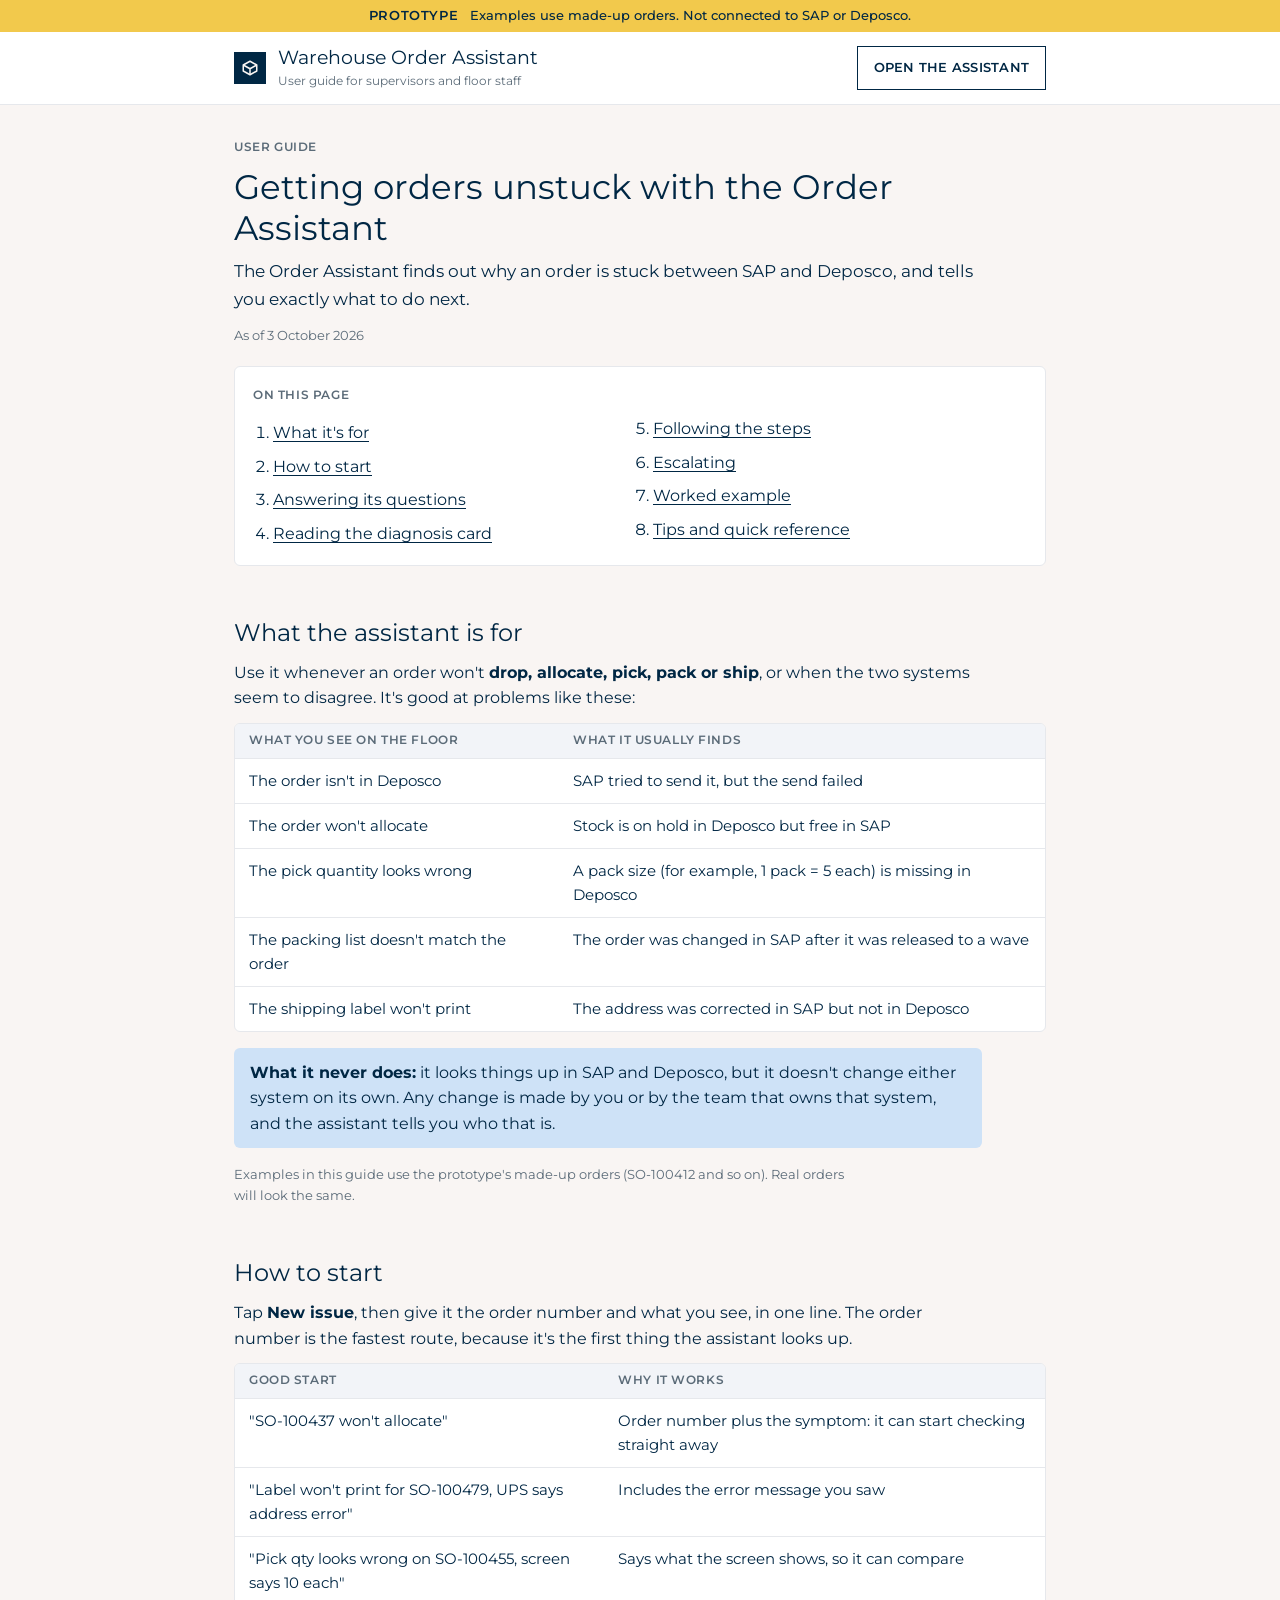
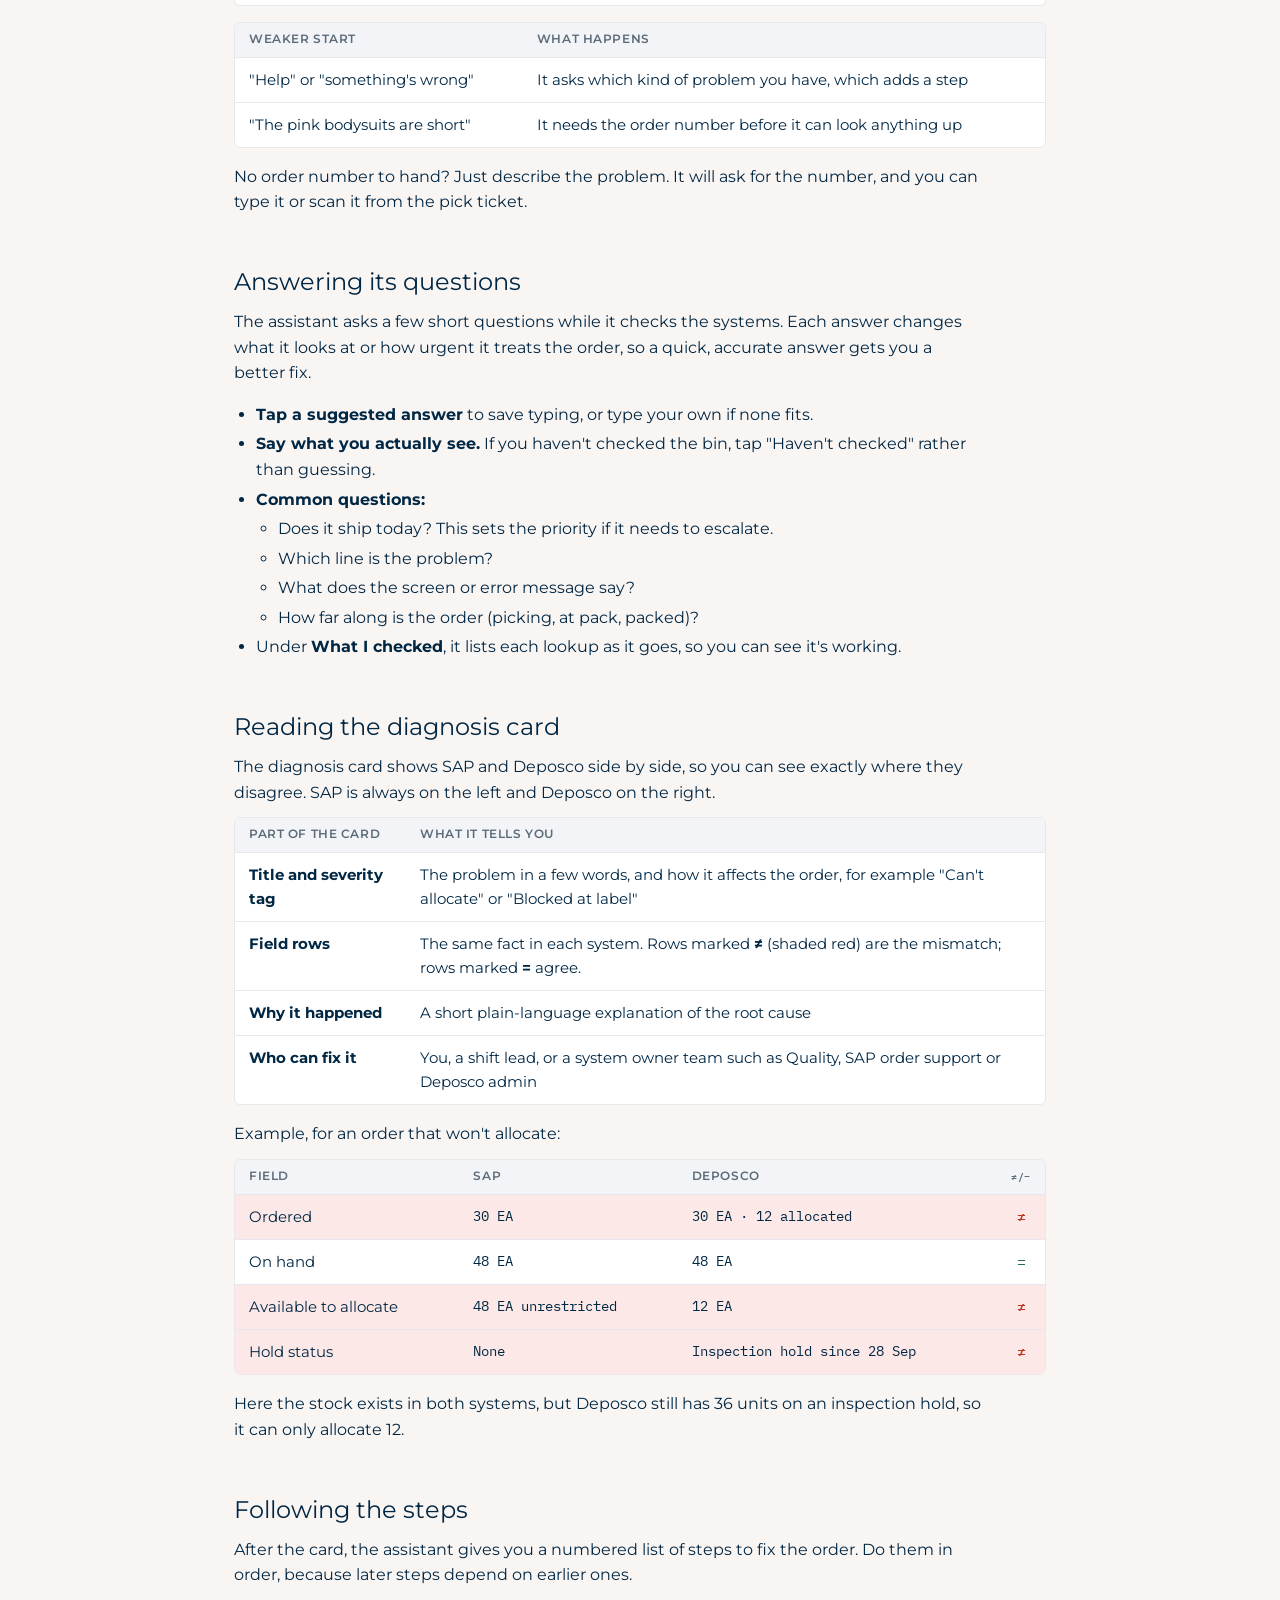
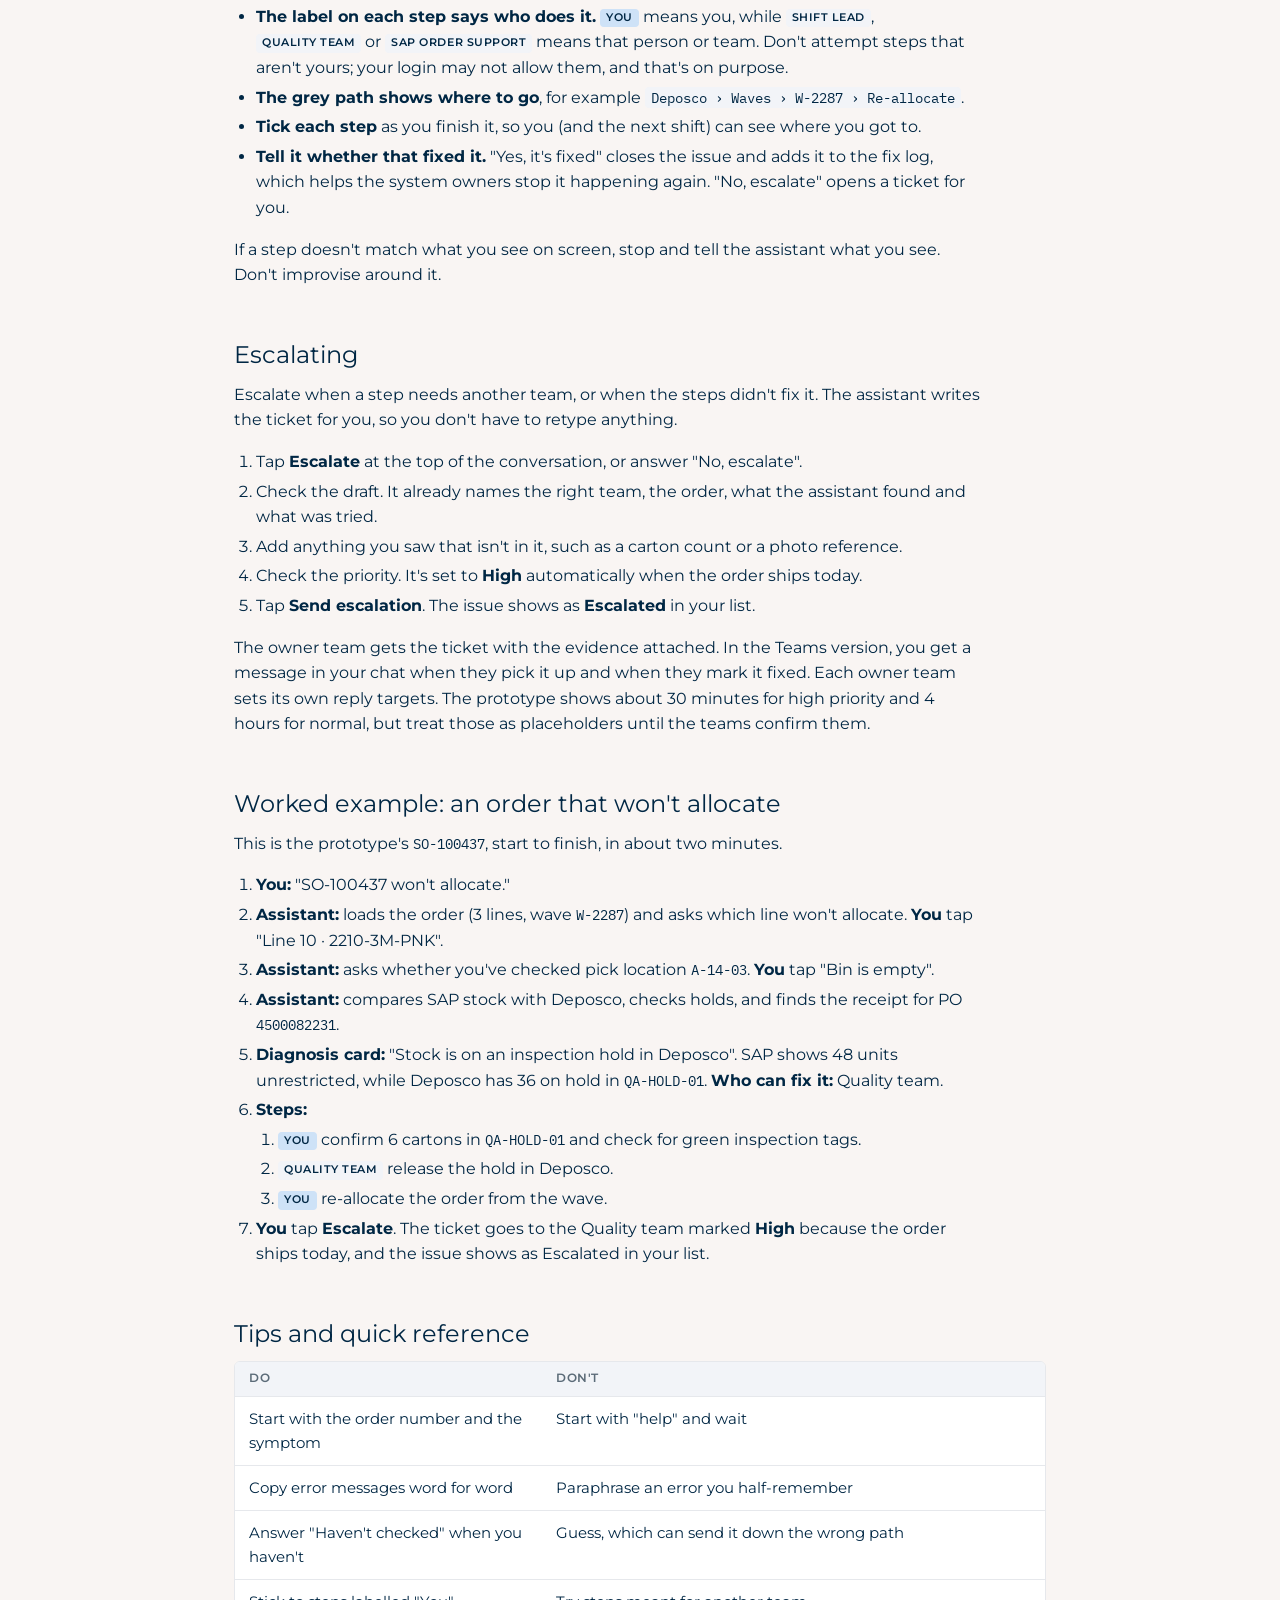
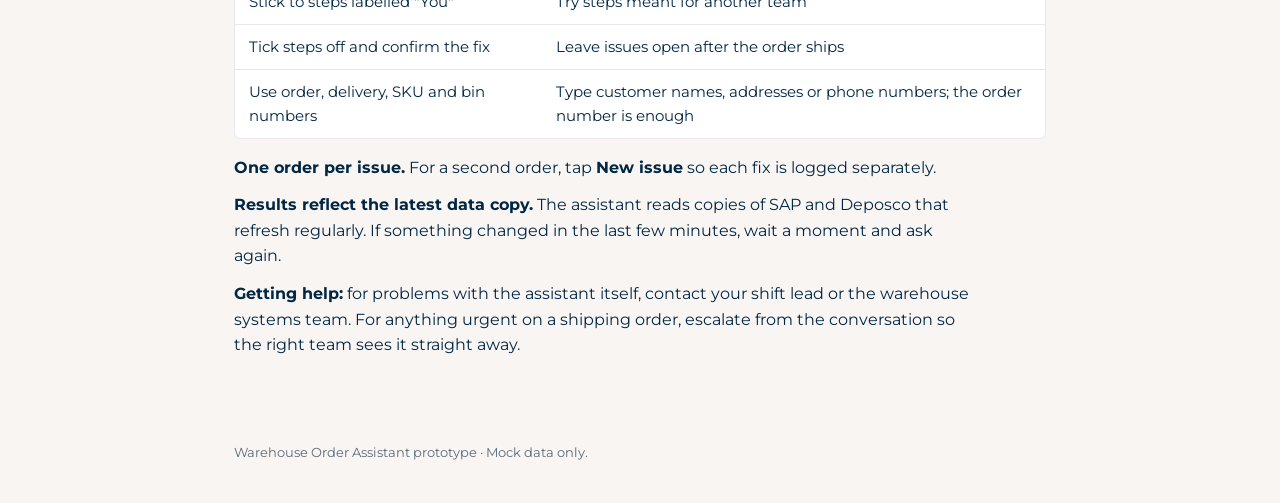
<file: guide.html>
<!doctype html>
<html lang="en">
<head>
<meta charset="utf-8">
<meta name="viewport" content="width=device-width, initial-scale=1, viewport-fit=cover">
<title>Order Assistant User Guide</title>
<link rel="preconnect" href="https://fonts.googleapis.com">
<link rel="preconnect" href="https://fonts.gstatic.com" crossorigin>
<link rel="stylesheet" href="https://fonts.googleapis.com/css2?family=Montserrat:wght@400;500;600;700&family=IBM+Plex+Mono:wght@400;500&display=swap">
<style>
/* Gerber tokens: inlined from .claude/skills/gerber-style-guide/tokens.css so the page stays one self-contained file. */
/*
  Gerber Childrenswear design tokens
  Derived from the public gerberchildrenswear.com theme (read 2026-10-01).
  Not an official Gerber asset; official brand guidelines override these values.

  Load the font in the page <head>:
  <link rel="stylesheet" href="https://fonts.googleapis.com/css2?family=Montserrat:wght@400;500;600;700&family=IBM+Plex+Mono:wght@400;500&display=swap">

  Layer 1: brand primitives (--gcw-*). These are fixed brand values and are never redefined.
  Layer 2: semantic tokens (--bg, --ink, --accent ...). Style components with these.
           Light is the default. Dark mode applies to internal tools only and follows
           the OS setting unless data-theme="light" or "dark" is set on <html>.
*/

:root {
  /* ---- Core ---- */
  --gcw-navy: #002744;          /* brand ink, primary buttons, headings */
  --gcw-navy-70: #2F4E65;       /* secondary text on light grounds (8.1:1 on cream) */
  --gcw-cream: #F9F5F3;         /* default page ground, text on navy */
  --gcw-white: #FFFFFF;
  --gcw-mist: #F2F4F8;          /* form-field fill */
  --gcw-line: #E6E8EC;          /* hairlines and borders */
  --gcw-slate: #515D64;         /* alternate ink, used on butter */
  --gcw-butter: #FEF9E3;

  /* ---- Pastels: full shade + tint (site color-scheme names) ---- */
  --gcw-jordy: #85B7EA;         --gcw-jordy-tint: #CEE2F7;
  --gcw-maize: #F2C94C;         --gcw-maize-tint: #FCF4DB;
  --gcw-geraldine: #F28C82;     --gcw-geraldine-tint: #FCE8E6;
  --gcw-seanymph: #86B3A1;      --gcw-seanymph-tint: #E7F0EC;
  --gcw-sandy: #F4A261;         --gcw-sandy-tint: #FDECDF;
  --gcw-lavender: #8A75D1;      /* accent button only; white text */

  /* ---- Retail badges (site values) ---- */
  --gcw-sale: #C4301C;          /* also the cart bubble */
  --gcw-new: #359679;           /* fill only: 3.6:1, too low for text */
  --gcw-coming-soon: #7A34D6;

  /* ---- Type ---- */
  --font-sans: "Montserrat", "Helvetica Neue", Arial, system-ui, sans-serif;
  --font-mono: "IBM Plex Mono", ui-monospace, "SF Mono", Menlo, Consolas, monospace; /* internal tools: codes, IDs, quantities */
  --text-body: 0.875rem;        /* 14px, as on the site */
  --leading-body: 1.575;
  --heading-weight: 400;
  --subheading-weight: 600;
  --subheading-tracking: 0.05em;
  --button-weight: 600;
  --button-tracking: 0.02em;
  --h1: 2.75rem;  --h2: 2.2rem;  --h3: 1.925rem;  --h4: 1.5rem;  --h5: 1.25rem;  --h6: 1.1rem;
  --heading-mobile-scale: 0.77;

  /* ---- Shape ---- */
  --radius-retail: 0;           /* buttons, inputs, cards, badges */
  --radius-tool: 6px;           /* internal tools: chips, inputs, cards */
  --button-height: 44px;
  --page-width: 1440px;

  /* ---- Semantic (light) ---- */
  --bg: var(--gcw-cream);
  --surface: var(--gcw-white);
  --surface-2: var(--gcw-mist);
  --ink: var(--gcw-navy);
  --ink-muted: #5B6B78;         /* 5.1:1 on cream, 5.5:1 on white */
  --line: var(--gcw-line);
  --accent: var(--gcw-navy);
  --accent-ink: var(--gcw-cream);
  --accent-soft: var(--gcw-jordy-tint);
  --focus: var(--gcw-jordy);

  /* status for internal tools: text / soft fill / solid stripe */
  --ok: #23705A;    --ok-soft: var(--gcw-seanymph-tint);    --ok-solid: var(--gcw-seanymph);
  --warn: #8A5A00;  --warn-soft: var(--gcw-maize-tint);     --warn-solid: var(--gcw-maize);
  --bad: var(--gcw-sale); --bad-soft: var(--gcw-geraldine-tint); --bad-solid: var(--gcw-geraldine);
  --info: var(--gcw-navy); --info-soft: var(--gcw-jordy-tint); --info-solid: var(--gcw-jordy);
}

@media (prefers-color-scheme: dark) {
  :root:not([data-theme="light"]) {
    color-scheme: dark;
    --bg: #0B1B2B;
    --surface: #12263A;
    --surface-2: #173049;
    --ink: #F3EEEA;
    --ink-muted: #9FB0C0;
    --line: #22394F;
    --accent: var(--gcw-jordy);
    --accent-ink: #0B1B2B;
    --accent-soft: #152E47;
    --focus: var(--gcw-jordy);
    --ok: var(--gcw-seanymph);  --ok-soft: #173229;
    --warn: var(--gcw-maize);   --warn-soft: #33290F;
    --bad: var(--gcw-geraldine); --bad-soft: #3A1F22;
    --info: var(--gcw-jordy);   --info-soft: #152E47;
  }
}
:root[data-theme="dark"] {
  color-scheme: dark;
  --bg: #0B1B2B;
  --surface: #12263A;
  --surface-2: #173049;
  --ink: #F3EEEA;
  --ink-muted: #9FB0C0;
  --line: #22394F;
  --accent: var(--gcw-jordy);
  --accent-ink: #0B1B2B;
  --accent-soft: #152E47;
  --focus: var(--gcw-jordy);
  --ok: var(--gcw-seanymph);  --ok-soft: #173229;
  --warn: var(--gcw-maize);   --warn-soft: #33290F;
  --bad: var(--gcw-geraldine); --bad-soft: #3A1F22;
  --info: var(--gcw-jordy);   --info-soft: #152E47;
}

/* ---- Optional base styles ---- */
.gcw-eyebrow {
  font: var(--subheading-weight) 0.75rem/1.2 var(--font-sans);
  letter-spacing: var(--subheading-tracking);
  text-transform: uppercase;
}
.gcw-button {
  display: inline-flex; align-items: center; justify-content: center;
  min-height: var(--button-height); padding: 0 1.5rem;
  font: var(--button-weight) 0.875rem/1 var(--font-sans);
  letter-spacing: var(--button-tracking); text-transform: uppercase;
  border: 1px solid var(--accent); border-radius: var(--radius-retail);
  background: var(--accent); color: var(--accent-ink); cursor: pointer;
}
.gcw-button--secondary { background: transparent; color: var(--accent); }
.gcw-tm { font-size: .5em; vertical-align: .35em; line-height: 0; display: inline-block; } /* site's trademark superscript */

* { box-sizing: border-box; }
html, body { margin: 0; }
body { background: var(--bg); color: var(--ink); font: 400 16px/1.6 var(--font-sans); -webkit-font-smoothing: antialiased; }
a { color: var(--ink); text-underline-offset: 3px; }
:focus-visible { outline: 2px solid var(--focus); outline-offset: 2px; }
.mono, code { font-family: var(--font-mono); font-variant-numeric: tabular-nums; font-size: .9em; }
code { background: var(--surface-2); padding: 1px 6px; border-radius: 4px; overflow-wrap: anywhere; }

.proto { background: var(--warn-solid); color: var(--gcw-navy); font: 500 12.5px/1.4 var(--font-sans); padding: 7px 16px; display: flex; gap: 12px; align-items: center; justify-content: center; flex-wrap: wrap; text-align: center; }
.proto b { font-weight: 600; letter-spacing: .05em; text-transform: uppercase; }
.proto a { font-weight: 600; }

header.top { background: var(--surface); border-bottom: 1px solid var(--line); }
.top-inner { max-width: 860px; margin: 0 auto; padding: 14px 24px; display: flex; align-items: center; gap: 12px; }
.mark { width: 32px; height: 32px; flex: none; display: grid; place-items: center; background: var(--accent); color: var(--accent-ink); }
.top-inner .name { font: 400 19px/1.15 var(--font-sans); }
.top-inner small { display: block; font-size: 12px; color: var(--ink-muted); }
.top-inner .back { margin-left: auto; display: inline-flex; align-items: center; min-height: 44px; padding: 0 16px; border: 1px solid var(--accent); font: 600 12.5px/1 var(--font-sans); letter-spacing: .02em; text-transform: uppercase; text-decoration: none; }

main { max-width: 860px; margin: 0 auto; padding: 28px 24px 72px; }
.eyebrow { font: 600 12px/1 var(--font-sans); letter-spacing: .05em; text-transform: uppercase; color: var(--ink-muted); }
h1 { font: 400 34px/1.2 var(--font-sans); margin: 8px 0 10px; }
h2 { font: 400 24px/1.25 var(--font-sans); margin: 44px 0 12px; padding-top: 8px; scroll-margin-top: 16px; }
p { margin: 0 0 12px; max-width: 68ch; }
.lede { font-size: 17px; color: var(--ink); }
.asof { font-size: 13px; color: var(--ink-muted); }
.callout { background: var(--info-soft); border-radius: var(--radius-tool); padding: 12px 16px; margin: 16px 0; max-width: 68ch; }
.callout.warn { background: var(--warn-soft); }

nav.toc { background: var(--surface); border: 1px solid var(--line); border-radius: var(--radius-tool); padding: 14px 18px; margin: 20px 0 8px; }
nav.toc ol { margin: 8px 0 0; padding-left: 20px; columns: 2; column-gap: 32px; }
nav.toc li { break-inside: avoid; padding: 2px 0; }

.tbl { overflow-x: auto; margin: 12px 0 16px; background: var(--surface); border: 1px solid var(--line); border-radius: var(--radius-tool); }
table { width: 100%; border-collapse: collapse; font-size: 15px; }
th, td { text-align: left; padding: 10px 14px; border-bottom: 1px solid var(--line); vertical-align: top; }
tr:last-child td { border-bottom: 0; }
th { font: 600 11.5px/1.2 var(--font-sans); letter-spacing: .05em; text-transform: uppercase; color: var(--ink-muted); background: var(--surface-2); }
td.v { font-family: var(--font-mono); font-size: 14px; }
tr.diff td { background: var(--bad-soft); }
td.flag { width: 36px; text-align: center; font-family: var(--font-mono); font-weight: 600; }
tr.diff td.flag { color: var(--bad); }
tr.same td.flag { color: var(--ok); }

ul, ol { max-width: 68ch; padding-left: 22px; }
li { margin: 4px 0; }
li > ol, li > ul { margin-top: 4px; }
.who { display: inline-block; font: 600 10.5px/1 var(--font-sans); letter-spacing: .05em; text-transform: uppercase; padding: 4px 6px; border-radius: 4px; background: var(--surface-2); vertical-align: 1px; }
.who.you { background: var(--accent-soft); }

footer { max-width: 860px; margin: 0 auto; padding: 0 24px 40px; font-size: 13px; color: var(--ink-muted); }

@media (max-width: 600px) {
  .top-inner, main, footer { padding-left: 16px; padding-right: 16px; }
  .top-inner small { display: none; }
  h1 { font-size: 27px; }
  h2 { font-size: 21px; margin-top: 36px; }
  nav.toc ol { columns: 1; }
  th, td { padding: 8px 10px; font-size: 14px; }
}
@media print {
  .proto, header.top .back, nav.toc { display: none; }
  body { background: #fff; }
}
</style>
</head>
<body>
<div class="proto" role="note"><b>Prototype</b> <span>Examples use made-up orders. Not connected to SAP or Deposco.</span></div>

<header class="top">
  <div class="top-inner">
    <span class="mark" aria-hidden="true"><svg width="18" height="18" viewBox="0 0 24 24" fill="none" stroke="currentColor" stroke-width="2" stroke-linejoin="round"><path d="M3 8l9-5 9 5v8l-9 5-9-5z"/><path d="M3 8l9 5 9-5M12 13v8"/></svg></span>
    <span><span class="name">Warehouse Order Assistant</span><small>User guide for supervisors and floor staff</small></span>
    <a class="back" href="index.html">Open the assistant</a>
  </div>
</header>

<main id="main">
  <span class="eyebrow">User guide</span>
  <h1>Getting orders unstuck with the Order Assistant</h1>
  <p class="lede">The Order Assistant finds out why an order is stuck between SAP and Deposco, and tells you exactly what to do next.</p>
  <p class="asof">As of 3 October 2026</p>

  <nav class="toc" aria-label="Contents">
    <span class="eyebrow">On this page</span>
    <ol>
      <li><a href="#for">What it's for</a></li>
      <li><a href="#start">How to start</a></li>
      <li><a href="#questions">Answering its questions</a></li>
      <li><a href="#card">Reading the diagnosis card</a></li>
      <li><a href="#steps">Following the steps</a></li>
      <li><a href="#escalate">Escalating</a></li>
      <li><a href="#example">Worked example</a></li>
      <li><a href="#tips">Tips and quick reference</a></li>
    </ol>
  </nav>

  <h2 id="for">What the assistant is for</h2>
  <p>Use it whenever an order won't <b>drop, allocate, pick, pack or ship</b>, or when the two systems seem to disagree. It's good at problems like these:</p>
  <div class="tbl"><table>
    <thead><tr><th scope="col">What you see on the floor</th><th scope="col">What it usually finds</th></tr></thead>
    <tbody>
      <tr><td>The order isn't in Deposco</td><td>SAP tried to send it, but the send failed</td></tr>
      <tr><td>The order won't allocate</td><td>Stock is on hold in Deposco but free in SAP</td></tr>
      <tr><td>The pick quantity looks wrong</td><td>A pack size (for example, 1 pack = 5 each) is missing in Deposco</td></tr>
      <tr><td>The packing list doesn't match the order</td><td>The order was changed in SAP after it was released to a wave</td></tr>
      <tr><td>The shipping label won't print</td><td>The address was corrected in SAP but not in Deposco</td></tr>
    </tbody>
  </table></div>
  <div class="callout"><b>What it never does:</b> it looks things up in SAP and Deposco, but it doesn't change either system on its own. Any change is made by you or by the team that owns that system, and the assistant tells you who that is.</div>
  <p class="asof">Examples in this guide use the prototype's made-up orders (SO-100412 and so on). Real orders will look the same.</p>

  <h2 id="start">How to start</h2>
  <p>Tap <b>New issue</b>, then give it the order number and what you see, in one line. The order number is the fastest route, because it's the first thing the assistant looks up.</p>
  <div class="tbl"><table>
    <thead><tr><th scope="col">Good start</th><th scope="col">Why it works</th></tr></thead>
    <tbody>
      <tr><td>"SO-100437 won't allocate"</td><td>Order number plus the symptom: it can start checking straight away</td></tr>
      <tr><td>"Label won't print for SO-100479, UPS says address error"</td><td>Includes the error message you saw</td></tr>
      <tr><td>"Pick qty looks wrong on SO-100455, screen says 10 each"</td><td>Says what the screen shows, so it can compare</td></tr>
    </tbody>
  </table></div>
  <div class="tbl"><table>
    <thead><tr><th scope="col">Weaker start</th><th scope="col">What happens</th></tr></thead>
    <tbody>
      <tr><td>"Help" or "something's wrong"</td><td>It asks which kind of problem you have, which adds a step</td></tr>
      <tr><td>"The pink bodysuits are short"</td><td>It needs the order number before it can look anything up</td></tr>
    </tbody>
  </table></div>
  <p>No order number to hand? Just describe the problem. It will ask for the number, and you can type it or scan it from the pick ticket.</p>

  <h2 id="questions">Answering its questions</h2>
  <p>The assistant asks a few short questions while it checks the systems. Each answer changes what it looks at or how urgent it treats the order, so a quick, accurate answer gets you a better fix.</p>
  <ul>
    <li><b>Tap a suggested answer</b> to save typing, or type your own if none fits.</li>
    <li><b>Say what you actually see.</b> If you haven't checked the bin, tap "Haven't checked" rather than guessing.</li>
    <li><b>Common questions:</b>
      <ul>
        <li>Does it ship today? This sets the priority if it needs to escalate.</li>
        <li>Which line is the problem?</li>
        <li>What does the screen or error message say?</li>
        <li>How far along is the order (picking, at pack, packed)?</li>
      </ul>
    </li>
    <li>Under <b>What I checked</b>, it lists each lookup as it goes, so you can see it's working.</li>
  </ul>

  <h2 id="card">Reading the diagnosis card</h2>
  <p>The diagnosis card shows SAP and Deposco side by side, so you can see exactly where they disagree. SAP is always on the left and Deposco on the right.</p>
  <div class="tbl"><table>
    <thead><tr><th scope="col">Part of the card</th><th scope="col">What it tells you</th></tr></thead>
    <tbody>
      <tr><td><b>Title and severity tag</b></td><td>The problem in a few words, and how it affects the order, for example "Can't allocate" or "Blocked at label"</td></tr>
      <tr><td><b>Field rows</b></td><td>The same fact in each system. Rows marked <b>≠</b> (shaded red) are the mismatch; rows marked <b>=</b> agree.</td></tr>
      <tr><td><b>Why it happened</b></td><td>A short plain-language explanation of the root cause</td></tr>
      <tr><td><b>Who can fix it</b></td><td>You, a shift lead, or a system owner team such as Quality, SAP order support or Deposco admin</td></tr>
    </tbody>
  </table></div>
  <p>Example, for an order that won't allocate:</p>
  <div class="tbl"><table>
    <thead><tr><th scope="col">Field</th><th scope="col">SAP</th><th scope="col">Deposco</th><th scope="col"><span class="mono" aria-hidden="true">≠/=</span><span hidden>Match</span></th></tr></thead>
    <tbody>
      <tr class="diff"><td>Ordered</td><td class="v">30 EA</td><td class="v">30 EA · 12 allocated</td><td class="flag" aria-label="Mismatch">≠</td></tr>
      <tr class="same"><td>On hand</td><td class="v">48 EA</td><td class="v">48 EA</td><td class="flag" aria-label="Match">=</td></tr>
      <tr class="diff"><td>Available to allocate</td><td class="v">48 EA unrestricted</td><td class="v">12 EA</td><td class="flag" aria-label="Mismatch">≠</td></tr>
      <tr class="diff"><td>Hold status</td><td class="v">None</td><td class="v">Inspection hold since 28 Sep</td><td class="flag" aria-label="Mismatch">≠</td></tr>
    </tbody>
  </table></div>
  <p>Here the stock exists in both systems, but Deposco still has 36 units on an inspection hold, so it can only allocate 12.</p>

  <h2 id="steps">Following the steps</h2>
  <p>After the card, the assistant gives you a numbered list of steps to fix the order. Do them in order, because later steps depend on earlier ones.</p>
  <ul>
    <li><b>The label on each step says who does it.</b> <span class="who you">You</span> means you, while <span class="who">Shift lead</span>, <span class="who">Quality team</span> or <span class="who">SAP order support</span> means that person or team. Don't attempt steps that aren't yours; your login may not allow them, and that's on purpose.</li>
    <li><b>The grey path shows where to go</b>, for example <code>Deposco › Waves › W-2287 › Re-allocate</code>.</li>
    <li><b>Tick each step</b> as you finish it, so you (and the next shift) can see where you got to.</li>
    <li><b>Tell it whether that fixed it.</b> "Yes, it's fixed" closes the issue and adds it to the fix log, which helps the system owners stop it happening again. "No, escalate" opens a ticket for you.</li>
  </ul>
  <p>If a step doesn't match what you see on screen, stop and tell the assistant what you see. Don't improvise around it.</p>

  <h2 id="escalate">Escalating</h2>
  <p>Escalate when a step needs another team, or when the steps didn't fix it. The assistant writes the ticket for you, so you don't have to retype anything.</p>
  <ol>
    <li>Tap <b>Escalate</b> at the top of the conversation, or answer "No, escalate".</li>
    <li>Check the draft. It already names the right team, the order, what the assistant found and what was tried.</li>
    <li>Add anything you saw that isn't in it, such as a carton count or a photo reference.</li>
    <li>Check the priority. It's set to <b>High</b> automatically when the order ships today.</li>
    <li>Tap <b>Send escalation</b>. The issue shows as <b>Escalated</b> in your list.</li>
  </ol>
  <p>The owner team gets the ticket with the evidence attached. In the Teams version, you get a message in your chat when they pick it up and when they mark it fixed. Each owner team sets its own reply targets. The prototype shows about 30 minutes for high priority and 4 hours for normal, but treat those as placeholders until the teams confirm them.</p>

  <h2 id="example">Worked example: an order that won't allocate</h2>
  <p>This is the prototype's <span class="mono">SO-100437</span>, start to finish, in about two minutes.</p>
  <ol>
    <li><b>You:</b> "SO-100437 won't allocate."</li>
    <li><b>Assistant:</b> loads the order (3 lines, wave <span class="mono">W-2287</span>) and asks which line won't allocate. <b>You</b> tap "Line 10 · 2210-3M-PNK".</li>
    <li><b>Assistant:</b> asks whether you've checked pick location <span class="mono">A-14-03</span>. <b>You</b> tap "Bin is empty".</li>
    <li><b>Assistant:</b> compares SAP stock with Deposco, checks holds, and finds the receipt for PO <span class="mono">4500082231</span>.</li>
    <li><b>Diagnosis card:</b> "Stock is on an inspection hold in Deposco". SAP shows 48 units unrestricted, while Deposco has 36 on hold in <span class="mono">QA-HOLD-01</span>. <b>Who can fix it:</b> Quality team.</li>
    <li><b>Steps:</b>
      <ol>
        <li><span class="who you">You</span> confirm 6 cartons in <span class="mono">QA-HOLD-01</span> and check for green inspection tags.</li>
        <li><span class="who">Quality team</span> release the hold in Deposco.</li>
        <li><span class="who you">You</span> re-allocate the order from the wave.</li>
      </ol>
    </li>
    <li><b>You</b> tap <b>Escalate</b>. The ticket goes to the Quality team marked <b>High</b> because the order ships today, and the issue shows as Escalated in your list.</li>
  </ol>

  <h2 id="tips">Tips and quick reference</h2>
  <div class="tbl"><table>
    <thead><tr><th scope="col">Do</th><th scope="col">Don't</th></tr></thead>
    <tbody>
      <tr><td>Start with the order number and the symptom</td><td>Start with "help" and wait</td></tr>
      <tr><td>Copy error messages word for word</td><td>Paraphrase an error you half-remember</td></tr>
      <tr><td>Answer "Haven't checked" when you haven't</td><td>Guess, which can send it down the wrong path</td></tr>
      <tr><td>Stick to steps labelled "You"</td><td>Try steps meant for another team</td></tr>
      <tr><td>Tick steps off and confirm the fix</td><td>Leave issues open after the order ships</td></tr>
      <tr><td>Use order, delivery, SKU and bin numbers</td><td>Type customer names, addresses or phone numbers; the order number is enough</td></tr>
    </tbody>
  </table></div>
  <p><b>One order per issue.</b> For a second order, tap <b>New issue</b> so each fix is logged separately.</p>
  <p><b>Results reflect the latest data copy.</b> The assistant reads copies of SAP and Deposco that refresh regularly. If something changed in the last few minutes, wait a moment and ask again.</p>
  <p><b>Getting help:</b> for problems with the assistant itself, contact your shift lead or the warehouse systems team. For anything urgent on a shipping order, escalate from the conversation so the right team sees it straight away.</p>
</main>
<footer>Warehouse Order Assistant prototype · Mock data only.</footer>
</body>
</html>
</file>
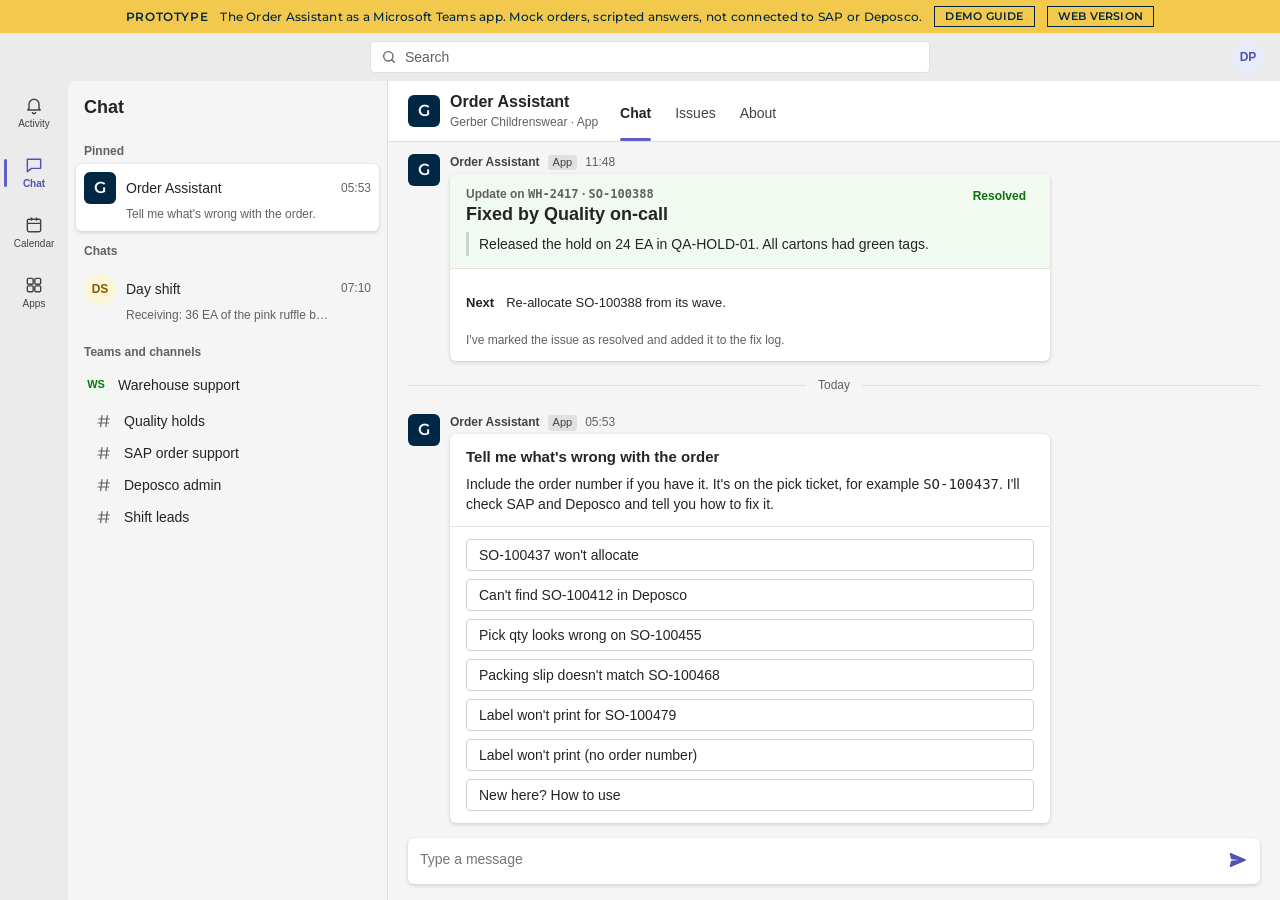
<file: teams.html>
<!doctype html>
<html lang="en">
<head>
<meta charset="utf-8">
<title>Order Assistant in Teams</title>
<meta name="viewport" content="width=device-width, initial-scale=1, viewport-fit=cover">
<link rel="preconnect" href="https://fonts.googleapis.com">
<link rel="preconnect" href="https://fonts.gstatic.com" crossorigin>
<link rel="stylesheet" href="https://fonts.googleapis.com/css2?family=Montserrat:wght@500;600&display=swap">
<style>
/* The Teams client controls fonts and colors, so the chrome and cards use a neutral
   Teams-like theme. Gerber shows up where a real Teams app can: the app icon, name,
   copy and the prototype banner (Maize, from .claude/skills/gerber-style-guide). */
:root {
  /* Gerber brand primitives */
  --gcw-navy: #002744;
  --gcw-cream: #F9F5F3;
  --gcw-maize: #F2C94C;

  /* Teams-like host theme */
  --t-frame: #EBEBEB;
  --t-list: #F5F5F5;
  --t-thread: #F5F5F5;
  --t-card: #FFFFFF;
  --t-hover: #E6E6E6;
  --t-selected: #FFFFFF;
  --t-ink: #242424;
  --t-ink-2: #424242;
  --t-ink-3: #616161;
  --t-line: #E0E0E0;
  --t-line-strong: #D1D1D1;
  --t-accent: #5B5FC7;
  --t-accent-hover: #4F52B2;
  --t-accent-text: #4F52B2;
  --t-accent-soft: #E8EBFA;
  --t-accent-ink: #FFFFFF;
  --t-me: #E8EBFA;
  --t-bad: #B10E1C;
  --t-bad-soft: #FDF3F4;
  --t-ok: #0E700E;
  --t-ok-soft: #F1FAF1;
  --t-warn: #835B00;
  --t-warn-soft: #FBF6D9;
  --t-badge: #C4314B;
  --t-scrim: rgba(0, 0, 0, .4);
  --t-shadow: 0 2px 4px rgba(0, 0, 0, .12), 0 0 2px rgba(0, 0, 0, .1);
  --t-shadow-lg: 0 14px 28px rgba(0, 0, 0, .22), 0 0 8px rgba(0, 0, 0, .12);
  --app-icon: var(--gcw-navy);
  --app-icon-ink: var(--gcw-cream);
  --hivis: var(--gcw-maize);
  --hivis-ink: var(--gcw-navy);
  --font: "Segoe UI", "Segoe UI Web (West European)", -apple-system, BlinkMacSystemFont, Roboto, "Helvetica Neue", sans-serif;
  --mono: Consolas, "SF Mono", Menlo, ui-monospace, monospace;
  --brand: "Montserrat", "Helvetica Neue", Arial, sans-serif;
}
@media (prefers-color-scheme: dark) {
  :root:not([data-theme="light"]) {
    color-scheme: dark;
    --t-frame: #0A0A0A;
    --t-list: #1F1F1F;
    --t-thread: #1F1F1F;
    --t-card: #292929;
    --t-hover: #2E2E2E;
    --t-selected: #333333;
    --t-ink: #FFFFFF;
    --t-ink-2: #D6D6D6;
    --t-ink-3: #ADADAD;
    --t-line: #3D3D3D;
    --t-line-strong: #525252;
    --t-accent: #7F85F5;
    --t-accent-hover: #9299F7;
    --t-accent-text: #9EA2FF;
    --t-accent-soft: #2F2F4A;
    --t-accent-ink: #0A0A0A;
    --t-me: #2F2F4A;
    --t-bad: #F1707B;
    --t-bad-soft: #3E1F25;
    --t-ok: #54B054;
    --t-ok-soft: #052505;
    --t-warn: #F2C94C;
    --t-warn-soft: #3A2E0B;
    --t-badge: #E37D80;
    --t-scrim: rgba(0, 0, 0, .6);
    --t-shadow: 0 2px 4px rgba(0, 0, 0, .4), 0 0 2px rgba(0, 0, 0, .3);
    --t-shadow-lg: 0 14px 28px rgba(0, 0, 0, .5), 0 0 8px rgba(0, 0, 0, .4);
    --app-icon: #CEE2F7;
    --app-icon-ink: var(--gcw-navy);
  }
}
:root[data-theme="dark"] {
  color-scheme: dark;
  --t-frame: #0A0A0A;
  --t-list: #1F1F1F;
  --t-thread: #1F1F1F;
  --t-card: #292929;
  --t-hover: #2E2E2E;
  --t-selected: #333333;
  --t-ink: #FFFFFF;
  --t-ink-2: #D6D6D6;
  --t-ink-3: #ADADAD;
  --t-line: #3D3D3D;
  --t-line-strong: #525252;
  --t-accent: #7F85F5;
  --t-accent-hover: #9299F7;
  --t-accent-text: #9EA2FF;
  --t-accent-soft: #2F2F4A;
  --t-accent-ink: #0A0A0A;
  --t-me: #2F2F4A;
  --t-bad: #F1707B;
  --t-bad-soft: #3E1F25;
  --t-ok: #54B054;
  --t-ok-soft: #052505;
  --t-warn: #F2C94C;
  --t-warn-soft: #3A2E0B;
  --t-badge: #E37D80;
  --t-scrim: rgba(0, 0, 0, .6);
  --t-shadow: 0 2px 4px rgba(0, 0, 0, .4), 0 0 2px rgba(0, 0, 0, .3);
  --t-shadow-lg: 0 14px 28px rgba(0, 0, 0, .5), 0 0 8px rgba(0, 0, 0, .4);
  --app-icon: #CEE2F7;
  --app-icon-ink: var(--gcw-navy);
}

* { box-sizing: border-box; }
[hidden] { display: none !important; }
html, body { height: 100%; }
body {
  margin: 0; background: var(--t-frame); color: var(--t-ink);
  font: 14px/1.43 var(--font); -webkit-font-smoothing: antialiased;
}
button, input, select, textarea { font: inherit; color: inherit; }
button { cursor: pointer; }
button:disabled { cursor: default; }
:focus-visible { outline: 2px solid var(--t-accent); outline-offset: 1px; border-radius: 4px; }
.mono { font-family: var(--mono); font-variant-numeric: tabular-nums; }
svg { flex: none; }

/* ---------- Shell ---------- */
.app { height: 100%; display: grid; grid-template-rows: auto 48px 1fr; }
.proto {
  background: var(--hivis); color: var(--hivis-ink);
  font: 500 12px/1.3 var(--brand); letter-spacing: .02em;
  padding: 6px 16px; display: flex; gap: 12px; align-items: center; justify-content: center; flex-wrap: wrap; text-align: center;
}
.proto b { font-weight: 600; letter-spacing: .05em; text-transform: uppercase; }
.proto button, .proto a {
  background: transparent; border: 1px solid currentColor; border-radius: 0; color: inherit; text-decoration: none;
  padding: 2px 10px; font: 600 11px/1.4 var(--brand); text-transform: uppercase; letter-spacing: .02em;
}
.proto-short { display: none; }

.top { display: grid; grid-template-columns: 68px 1fr auto; align-items: center; gap: 12px; padding-right: 16px; background: var(--t-frame); }
.search {
  justify-self: center; width: min(560px, 100%); height: 32px; display: flex; align-items: center; gap: 8px;
  padding: 0 10px; border-radius: 4px; background: var(--t-card); color: var(--t-ink-3); font-size: 14px; border: 1px solid var(--t-line);
}
.me-av { width: 32px; height: 32px; }

.body { display: grid; grid-template-columns: 68px 320px 1fr; min-height: 0; }

/* rail */
.rail { display: flex; flex-direction: column; align-items: center; gap: 4px; padding-top: 4px; background: var(--t-frame); }
.rail button {
  position: relative; width: 60px; height: 56px; border: 0; background: transparent; border-radius: 6px;
  display: grid; place-items: center; align-content: center; gap: 2px; color: var(--t-ink-2); font-size: 10px;
}
.rail button:hover { background: var(--t-hover); }
.rail button[aria-current="true"] { color: var(--t-accent-text); font-weight: 600; }
.rail button[aria-current="true"]::before { content: ""; position: absolute; left: 0; top: 14px; bottom: 14px; width: 3px; border-radius: 2px; background: var(--t-accent); }
.count {
  position: absolute; top: 6px; left: 34px; min-width: 16px; height: 16px; padding: 0 4px; border-radius: 8px;
  background: var(--t-badge); color: #fff; font: 600 10px/16px var(--font); text-align: center;
}

/* list pane */
.list { background: var(--t-list); border-radius: 8px 0 0 0; display: flex; flex-direction: column; min-height: 0; border-right: 1px solid var(--t-line); }
.list-head { display: flex; align-items: center; gap: 10px; padding: 14px 16px 10px; }
.list-head h2 { margin: 0; font-size: 18px; font-weight: 700; flex: 1; }
.list-head .me-av { display: none; }
.list-body { overflow-y: auto; padding: 0 8px 16px; }
.sec { margin: 12px 8px 4px; font-size: 12px; font-weight: 600; color: var(--t-ink-3); }
.row {
  width: 100%; display: grid; grid-template-columns: 32px 1fr auto; gap: 2px 10px; align-items: center; text-align: left;
  padding: 8px; border: 0; border-radius: 6px; background: transparent;
}
.row:hover { background: var(--t-hover); }
.row[aria-current="true"] { background: var(--t-selected); box-shadow: var(--t-shadow); }
.row .nm { font-size: 14px; white-space: nowrap; overflow: hidden; text-overflow: ellipsis; }
.row .pv { grid-column: 2; font-size: 12px; color: var(--t-ink-3); white-space: nowrap; overflow: hidden; text-overflow: ellipsis; }
.row .tm { grid-row: 1; grid-column: 3; font-size: 12px; color: var(--t-ink-3); }
.row .un { grid-row: 2; grid-column: 3; justify-self: end; min-width: 18px; height: 18px; padding: 0 5px; border-radius: 9px; background: var(--t-badge); color: #fff; font: 600 11px/18px var(--font); text-align: center; }
.row.unread .nm, .row.unread .pv { font-weight: 700; color: var(--t-ink); }
.row.ch { grid-template-columns: 20px 1fr auto; padding: 6px 8px 6px 18px; }
.row.ch .pv { display: none; }
.row.team { grid-template-columns: 24px 1fr; cursor: default; }
.row.team:hover { background: transparent; }

.av {
  width: 32px; height: 32px; border-radius: 50%; display: inline-flex; align-items: center; justify-content: center;
  font: 600 12px/1 var(--font); background: var(--t-accent-soft); color: var(--t-accent-text); position: relative;
}
.av.app { border-radius: 6px; background: var(--app-icon); color: var(--app-icon-ink); font: 600 16px/1 var(--brand); }
.av.sm { width: 24px; height: 24px; font-size: 10px; }
.av.app.sm { font-size: 12px; border-radius: 4px; }
.av.team { width: 24px; height: 24px; border-radius: 4px; background: var(--t-ok-soft); color: var(--t-ok); font-size: 11px; }
.av.grp { background: var(--t-warn-soft); color: var(--t-warn); }
.av .dot { position: absolute; right: -1px; bottom: -1px; width: 10px; height: 10px; border-radius: 50%; background: #6BB700; border: 2px solid var(--t-list); }
.hash { color: var(--t-ink-3); display: grid; place-items: center; }

/* main pane */
.main { background: var(--t-thread); display: grid; grid-template-rows: auto 1fr auto auto; min-height: 0; min-width: 0; }
.main-head { display: flex; align-items: center; gap: 12px; padding: 10px 20px 0; background: var(--t-card); border-bottom: 1px solid var(--t-line); flex-wrap: wrap; }
.main-head .who { display: flex; align-items: center; gap: 10px; padding-bottom: 10px; min-width: 0; }
.main-head h1 { margin: 0; font-size: 16px; font-weight: 700; white-space: nowrap; overflow: hidden; text-overflow: ellipsis; }
.main-head .crumb { font-size: 12px; color: var(--t-ink-3); }
.tabs { display: flex; gap: 4px; align-self: stretch; }
.tabs button {
  border: 0; background: transparent; padding: 6px 10px 12px; font-size: 14px; color: var(--t-ink-2); position: relative;
}
.tabs button[aria-selected="true"] { font-weight: 600; color: var(--t-ink); }
.tabs button[aria-selected="true"]::after { content: ""; position: absolute; left: 10px; right: 10px; bottom: 0; height: 3px; border-radius: 2px; background: var(--t-accent); }
.back { display: none; border: 0; background: transparent; width: 44px; height: 44px; margin: -6px -10px 4px -14px; place-items: center; color: var(--t-ink-2); }

.feed { overflow-y: auto; padding: 16px 20px 8px; }
.feed-inner { max-width: 880px; margin: 0 auto; display: flex; flex-direction: column; gap: 2px; }

.divider { display: flex; align-items: center; gap: 12px; margin: 14px 0 8px; font-size: 12px; color: var(--t-ink-3); }
.divider::before, .divider::after { content: ""; flex: 1; height: 1px; background: var(--t-line); }

.m { display: grid; grid-template-columns: 32px minmax(0, 1fr); gap: 0 10px; margin-top: 10px; }
.m.cont { margin-top: 4px; }
.m.cont .av { visibility: hidden; height: 0; }
.meta { font-size: 12px; color: var(--t-ink-3); margin-bottom: 3px; display: flex; gap: 8px; align-items: baseline; }
.meta b { font-weight: 600; color: var(--t-ink-2); }
.meta .tag { font-size: 11px; padding: 0 5px; border-radius: 3px; background: var(--t-line); color: var(--t-ink-2); }
.bub { background: var(--t-card); border-radius: 6px; padding: 8px 12px; box-shadow: var(--t-shadow); max-width: min(620px, 100%); justify-self: start; white-space: pre-wrap; overflow-wrap: anywhere; }
.bub.trace { background: transparent; box-shadow: none; padding: 2px 0; color: var(--t-ink-3); font-size: 13px; white-space: normal; }
.trace ul { list-style: none; margin: 0; padding: 0; display: grid; gap: 2px; }
.trace li { display: flex; gap: 6px; }
.trace li::before { content: "✓"; color: var(--t-ok); font-weight: 700; }
.trace li.run::before { content: "…"; color: var(--t-ink-3); }

.m.me { grid-template-columns: minmax(0, 1fr); justify-items: end; margin-top: 12px; }
.m.me .meta { justify-content: flex-end; }
.m.me .bub { background: var(--t-me); box-shadow: none; justify-self: end; }

.typing { display: inline-flex; gap: 4px; padding: 12px 14px; }
.typing span { width: 6px; height: 6px; border-radius: 50%; background: var(--t-ink-3); animation: blink 1.2s infinite ease-in-out; }
.typing span:nth-child(2) { animation-delay: .15s; }
.typing span:nth-child(3) { animation-delay: .3s; }
@keyframes blink { 0%, 80%, 100% { opacity: .25; } 40% { opacity: 1; } }

/* Adaptive Card look */
.ac { background: var(--t-card); border-radius: 6px; box-shadow: var(--t-shadow); width: min(600px, 100%); overflow: hidden; justify-self: start; }
.ac-sec { padding: 12px 16px; display: grid; gap: 6px; }
.ac-sec + .ac-sec { border-top: 1px solid var(--t-line); }
.ac-sec.attn { background: var(--t-bad-soft); }
.ac-sec.good { background: var(--t-ok-soft); }
.ac-sec.warn { background: var(--t-warn-soft); }
.ac-sec.acc { background: var(--t-accent-soft); }
.ac .sub { font-size: 12px; font-weight: 600; color: var(--t-ink-3); }
.ac h3 { margin: 0; font-size: 18px; font-weight: 600; line-height: 1.3; }
.ac h4 { margin: 0; font-size: 15px; font-weight: 600; }
.ac p { margin: 0; }
.ac .small { font-size: 12px; color: var(--t-ink-3); }
.ac .hrow { display: flex; justify-content: space-between; align-items: flex-start; gap: 12px; }
.badge { display: inline-flex; align-items: center; white-space: nowrap; font-size: 12px; font-weight: 600; padding: 2px 8px; border-radius: 999px; }
.badge.bad { background: var(--t-card); color: var(--t-bad); border: 1px solid currentColor; }
.badge.ok { background: var(--t-ok-soft); color: var(--t-ok); }
.badge.warn { background: var(--t-warn-soft); color: var(--t-warn); }
.badge.open { background: var(--t-accent-soft); color: var(--t-accent-text); }
.ac table { width: 100%; border-collapse: collapse; font-size: 13px; }
.ac th, .ac td { text-align: left; padding: 6px 16px; border-top: 1px solid var(--t-line); vertical-align: top; }
.ac th { font-size: 12px; font-weight: 600; color: var(--t-ink-3); border-top: 0; }
.ac td.v { font-family: var(--mono); }
.ac tr.diff td { background: var(--t-bad-soft); }
.ac tr.diff td.v.wms, .ac tr.diff td.flag { color: var(--t-bad); font-weight: 600; }
.ac td.flag { width: 28px; text-align: center; font-family: var(--mono); color: var(--t-ok); }
.ac .tbl { overflow-x: auto; }
.facts { display: grid; grid-template-columns: max-content 1fr; gap: 2px 12px; font-size: 13px; }
.facts dt { font-weight: 600; }
.facts dd { margin: 0; }
.quote { border-left: 3px solid var(--t-line-strong); padding: 2px 0 2px 10px; }
.ac-actions { display: flex; flex-wrap: wrap; gap: 8px; padding: 0 16px 12px; }
.ac-sec + .ac-actions { padding-top: 12px; border-top: 1px solid var(--t-line); }
.ac-actions.stack { flex-direction: column; }
.btn {
  min-height: 32px; padding: 4px 12px; border-radius: 4px; border: 1px solid var(--t-line-strong);
  background: var(--t-card); font-weight: 600; font-size: 14px; text-align: center;
}
.btn:hover:not(:disabled) { background: var(--t-hover); }
.btn.pri { background: var(--t-accent); border-color: transparent; color: var(--t-accent-ink); }
.btn.pri:hover:not(:disabled) { background: var(--t-accent-hover); }
.btn:disabled { color: var(--t-ink-3); background: transparent; border-color: var(--t-line); }
.ac-actions.stack .btn { text-align: left; font-weight: 400; }

.steps { list-style: none; margin: 0; padding: 0; }
.steps li + li { border-top: 1px solid var(--t-line); }
.steps label { display: grid; grid-template-columns: 20px 1fr; gap: 10px; padding: 10px 16px; cursor: pointer; }
.steps input { width: 18px; height: 18px; margin: 1px 0 0; accent-color: var(--t-accent); }
.steps .txt { display: grid; gap: 2px; }
.steps .wh { font-size: 12px; font-weight: 600; color: var(--t-ink-3); }
.steps .wh.you { color: var(--t-accent-text); }
.steps .where { font: 12px/1.4 var(--mono); color: var(--t-ink-3); overflow-wrap: anywhere; }
.steps li.done .main-t { color: var(--t-ink-3); text-decoration: line-through; }

/* suggested actions + composer */
.suggest { display: flex; flex-wrap: wrap; gap: 8px; justify-content: flex-end; padding: 8px 20px 0; max-width: 920px; width: 100%; margin: 0 auto; }
.sa {
  min-height: 32px; padding: 4px 12px; border-radius: 4px; border: 1px solid var(--t-accent);
  background: var(--t-card); color: var(--t-accent-text); font-weight: 600; font-size: 14px;
}
.sa:hover { background: var(--t-accent-soft); }
.composer { padding: 8px 20px 16px; padding-bottom: calc(16px + env(safe-area-inset-bottom, 0px)); }
.composer form {
  max-width: 880px; margin: 0 auto; display: flex; align-items: flex-end; gap: 6px;
  background: var(--t-card); border-radius: 6px; box-shadow: var(--t-shadow); padding: 4px 4px 4px 12px; border-bottom: 2px solid transparent;
}
.composer form:focus-within { border-bottom-color: var(--t-accent); }
.composer textarea { flex: 1; resize: none; border: 0; background: transparent; padding: 8px 0; min-height: 36px; max-height: 140px; line-height: 1.4; outline: none; }
.send-btn { width: 36px; height: 36px; border: 0; border-radius: 4px; background: transparent; color: var(--t-accent-text); display: grid; place-items: center; }
.send-btn:hover { background: var(--t-accent-soft); }
.note-bar { max-width: 880px; margin: 0 auto; font-size: 12px; color: var(--t-ink-3); text-align: center; }

/* tabs content */
.page { max-width: 880px; margin: 0 auto; display: grid; gap: 12px; }
.page h2 { margin: 4px 0 0; font-size: 18px; font-weight: 600; }
.page p { margin: 0; color: var(--t-ink-2); max-width: 70ch; }
.panel { background: var(--t-card); border-radius: 6px; box-shadow: var(--t-shadow); overflow-x: auto; }
.panel table { width: 100%; border-collapse: collapse; font-size: 13px; }
.panel th, .panel td { text-align: left; padding: 8px 14px; border-top: 1px solid var(--t-line); vertical-align: top; }
.panel th { border-top: 0; font-size: 12px; font-weight: 600; color: var(--t-ink-3); }

/* channel posts */
.post { background: var(--t-card); border-radius: 6px; box-shadow: var(--t-shadow); margin-top: 12px; scroll-margin-top: 12px; }
.post.flash { outline: 2px solid var(--t-accent); }
.post-main { display: grid; grid-template-columns: 32px minmax(0, 1fr); gap: 0 10px; padding: 12px 16px; }
.post .ac { box-shadow: none; border: 1px solid var(--t-line); }
.replies { border-top: 1px solid var(--t-line); padding: 4px 16px 10px 58px; display: grid; gap: 2px; }
.reply { display: grid; grid-template-columns: 24px minmax(0, 1fr); gap: 0 8px; margin-top: 8px; }
.reply p { margin: 0; }
.reply-box { margin-top: 10px; font-size: 13px; color: var(--t-ink-3); border: 1px solid var(--t-line); border-radius: 4px; padding: 6px 10px; }
.empty-state { text-align: center; color: var(--t-ink-3); padding: 40px 16px; }

/* activity */
.act { width: 100%; display: grid; grid-template-columns: 32px 1fr; gap: 2px 10px; text-align: left; padding: 10px 8px; border: 0; border-radius: 6px; background: transparent; }
.act:hover { background: var(--t-hover); }
.act .t { font-size: 13px; }
.act .s { grid-column: 2; font-size: 12px; color: var(--t-ink-3); }
.act.unread .t { font-weight: 700; }

/* toast */
.toast {
  position: fixed; right: 20px; bottom: 20px; z-index: 40; width: min(360px, calc(100% - 32px));
  background: var(--t-card); border-radius: 8px; box-shadow: var(--t-shadow-lg); padding: 12px 14px;
  display: grid; grid-template-columns: 32px 1fr; gap: 2px 10px; text-align: left; border: 0;
}
.toast .t { font-weight: 600; font-size: 13px; }
.toast .s { grid-column: 2; font-size: 13px; color: var(--t-ink-2); }

/* dialog (Teams task module) */
.scrim { position: fixed; inset: 0; background: var(--t-scrim); display: grid; place-items: center; padding: 16px; z-index: 30; }
.dlg { width: min(600px, 100%); max-height: calc(100% - 32px); display: flex; flex-direction: column; background: var(--t-card); border-radius: 8px; box-shadow: var(--t-shadow-lg); }
.dlg header { display: flex; align-items: center; gap: 10px; padding: 16px 20px 8px; }
.dlg header h2 { margin: 0; font-size: 18px; font-weight: 600; flex: 1; }
.x { width: 32px; height: 32px; border: 0; border-radius: 4px; background: transparent; display: grid; place-items: center; color: var(--t-ink-2); }
.x:hover { background: var(--t-hover); }
.dlg .dbody { padding: 8px 20px 12px; overflow-y: auto; display: grid; gap: 12px; }
.dlg .dbody > p { margin: 0; color: var(--t-ink-2); }
.row2 { display: grid; grid-template-columns: 1fr 1fr; gap: 12px; }
.field { display: grid; gap: 4px; }
.field label { font-size: 13px; font-weight: 600; }
.field select, .field textarea {
  width: 100%; border: 1px solid var(--t-line-strong); border-bottom-color: var(--t-ink-3); border-radius: 4px;
  background: var(--t-card); padding: 6px 8px; min-height: 32px;
}
.field textarea { min-height: 240px; resize: vertical; font: 12.5px/1.5 var(--mono); }
.dlg footer { display: flex; justify-content: flex-end; align-items: center; gap: 8px; padding: 12px 20px 16px; flex-wrap: wrap; }
.dlg footer .note { margin-right: auto; font-size: 12px; color: var(--t-ink-3); }
.guide table { width: 100%; border-collapse: collapse; font-size: 13px; }
.guide th, .guide td { text-align: left; padding: 6px 8px; border-top: 1px solid var(--t-line); vertical-align: top; }
.guide th { border-top: 0; font-size: 12px; color: var(--t-ink-3); }
.guide ol { margin: 0; padding-left: 20px; color: var(--t-ink-2); display: grid; gap: 4px; }

/* ---------- Phone: Teams mobile layout ---------- */
@media (max-width: 700px) {
  .app { grid-template-rows: auto 1fr; }
  .top { display: none; }
  .proto { gap: 8px; font-size: 11px; flex-wrap: nowrap; padding-inline: 12px; }
  .proto-long { display: none; }
  .proto-short { display: inline; }
  .proto button, .proto a { white-space: nowrap; padding-inline: 8px; }
  .body { grid-template-columns: 1fr; grid-template-rows: 1fr auto; }
  .list { grid-row: 1; border-radius: 0; border-right: 0; }
  .list-head .me-av { display: grid; }
  .rail {
    grid-row: 2; flex-direction: row; justify-content: space-around; padding: 0 0 env(safe-area-inset-bottom, 0px);
    background: var(--t-card); border-top: 1px solid var(--t-line);
  }
  .rail button { height: 56px; flex: 1; }
  .rail button[aria-current="true"]::before { left: 30%; right: 30%; top: 0; bottom: auto; width: auto; height: 3px; }
  .count { left: calc(50% + 4px); }
  .main { display: none; grid-row: 1 / -1; }
  .app.conv-open .list, .app.conv-open .rail { display: none; }
  .app.conv-open .main { display: grid; }
  .back { display: grid; }
  .main-head { padding: 8px 16px 0; }
  .feed, .composer, .suggest { padding-left: 12px; padding-right: 12px; }
  .row, .act { min-height: 56px; }
  .btn, .sa { min-height: 44px; }
  .bub, .ac { max-width: 100%; }
  .ac th, .ac td { padding-inline: 10px; }
  .row2 { grid-template-columns: 1fr; }
  .scrim { padding: 0; }
  .dlg { width: 100%; height: 100%; max-height: none; border-radius: 0; }
  .replies { padding-left: 16px; }
  .toast { right: 16px; bottom: 72px; }
}
@media (prefers-reduced-motion: reduce) {
  * { animation: none !important; transition: none !important; scroll-behavior: auto !important; }
}
</style>
</head>
<body>
<div class="app" id="app">
  <div class="proto" role="note">
    <b>Prototype</b>
    <span class="proto-long">The Order Assistant as a Microsoft Teams app. Mock orders, scripted answers, not connected to SAP or Deposco.</span>
    <span class="proto-short">Mock data</span>
    <button type="button" data-act="guide">Demo guide</button>
    <a href="index.html">Web version</a>
  </div>

  <header class="top">
    <span></span>
    <div class="search" aria-hidden="true">
      <svg width="16" height="16" viewBox="0 0 24 24" fill="none" stroke="currentColor" stroke-width="2" stroke-linecap="round"><circle cx="11" cy="11" r="7"/><path d="M20 20l-4-4"/></svg>
      Search
    </div>
    <span class="av me-av" title="You (day shift picker)">DP</span>
  </header>

  <div class="body">
    <nav class="rail" id="rail" aria-label="App bar"></nav>
    <aside class="list" id="list" aria-label="Chats and channels"></aside>
    <section class="main" id="main" aria-label="Conversation">
      <div class="main-head" id="main-head"></div>
      <div class="feed" id="feed" aria-live="polite"><div class="feed-inner" id="feed-inner"></div></div>
      <div class="suggest" id="suggest" aria-label="Suggested replies"></div>
      <div class="composer" id="composer-wrap">
        <form id="composer">
          <textarea id="input" rows="1" aria-label="Type a message" placeholder="Type a message"></textarea>
          <button type="submit" class="send-btn" aria-label="Send">
            <svg width="20" height="20" viewBox="0 0 24 24" fill="currentColor"><path d="M3.4 20.4l17.5-7.5a1 1 0 000-1.8L3.4 3.6a.9.9 0 00-1.3 1l1.6 6.4 9.3 1-9.3 1-1.6 6.4a.9.9 0 001.3 1z"/></svg>
          </button>
        </form>
      </div>
    </section>
  </div>
</div>

<div class="scrim" id="esc-scrim" hidden>
  <div class="dlg" role="dialog" aria-modal="true" aria-labelledby="esc-title">
    <header>
      <span class="av app sm" aria-hidden="true">G</span>
      <h2 id="esc-title">Escalate to the system owner</h2>
      <button type="button" class="x" data-act="esc-cancel" aria-label="Close">
        <svg width="16" height="16" viewBox="0 0 24 24" fill="none" stroke="currentColor" stroke-width="2" stroke-linecap="round"><path d="M6 6l12 12M18 6L6 18"/></svg>
      </button>
    </header>
    <div class="dbody">
      <p>I've drafted the ticket from this chat. It's posted to the owner team's channel in Teams, and their reply comes back here.</p>
      <div class="row2">
        <div class="field">
          <label for="esc-team">Send to</label>
          <select id="esc-team">
            <option>SAP order support</option>
            <option>Deposco admin</option>
            <option>Quality team (inventory holds)</option>
            <option>Shift lead</option>
          </select>
        </div>
        <div class="field">
          <label for="esc-pri">Priority</label>
          <select id="esc-pri">
            <option value="High">High · ships today</option>
            <option value="Normal">Normal</option>
          </select>
        </div>
      </div>
      <div class="field">
        <label for="esc-body">Ticket details</label>
        <textarea id="esc-body"></textarea>
      </div>
    </div>
    <footer>
      <span class="note">Prototype: nothing is sent.</span>
      <button type="button" class="btn" data-act="esc-cancel">Cancel</button>
      <button type="button" class="btn pri" id="esc-send">Send</button>
    </footer>
  </div>
</div>

<div class="scrim guide" id="guide-scrim" hidden>
  <div class="dlg" role="dialog" aria-modal="true" aria-labelledby="guide-title">
    <header>
      <h2 id="guide-title">Demo guide</h2>
      <button type="button" class="x" data-act="guide-close" aria-label="Close">
        <svg width="16" height="16" viewBox="0 0 24 24" fill="none" stroke="currentColor" stroke-width="2" stroke-linecap="round"><path d="M6 6l12 12M18 6L6 18"/></svg>
      </button>
    </header>
    <div class="dbody">
      <p>The same five mock orders as the web version. Type a phrase in the Order Assistant chat or tap a button on the welcome card.</p>
      <table>
        <thead><tr><th>Order</th><th>Problem on the floor</th><th>Root cause</th></tr></thead>
        <tbody id="guide-rows"></tbody>
      </table>
      <p><b>What's different in Teams</b></p>
      <ol>
        <li>Answers to the assistant's questions are suggested replies above the message box. They disappear once you answer, as in Teams.</li>
        <li>Escalations open a Teams dialog and post a card to the owner team's channel under <b>Warehouse support</b>.</li>
        <li>Open that channel to play the system owner. Select <b>Assign to me</b>, then <b>Mark fixed</b>. The update arrives in the warehouse user's chat, in Activity and as a notification.</li>
        <li>Make the window narrow (under 700px) to see the phone layout.</li>
      </ol>
    </div>
    <footer><button type="button" class="btn pri" data-act="guide-close">Close</button></footer>
  </div>
</div>

<div id="toast-wrap"></div>

<script>
(function () {
  "use strict";

  const reduceMotion = window.matchMedia && window.matchMedia("(prefers-reduced-motion: reduce)").matches;
  const esc = s => String(s).replace(/[&<>"']/g, c => ({ "&": "&amp;", "<": "&lt;", ">": "&gt;", '"': "&quot;", "'": "&#39;" }[c]));
  const hhmm = (d = new Date()) => String(d.getHours()).padStart(2, "0") + ":" + String(d.getMinutes()).padStart(2, "0");
  const wait = ms => new Promise(r => setTimeout(r, reduceMotion ? ms / 3 : ms));
  const $ = id => document.getElementById(id);

  const ICON = {
    activity: '<svg width="20" height="20" viewBox="0 0 24 24" fill="none" stroke="currentColor" stroke-width="1.7" stroke-linejoin="round"><path d="M6 16V11a6 6 0 0112 0v5l1.5 2h-15z"/><path d="M10 20.5a2 2 0 004 0"/></svg>',
    chat: '<svg width="20" height="20" viewBox="0 0 24 24" fill="none" stroke="currentColor" stroke-width="1.7" stroke-linejoin="round"><path d="M4 5h16v11H9l-5 4z"/></svg>',
    calendar: '<svg width="20" height="20" viewBox="0 0 24 24" fill="none" stroke="currentColor" stroke-width="1.7"><rect x="4" y="5" width="16" height="15" rx="2"/><path d="M4 10h16M9 3v4M15 3v4"/></svg>',
    apps: '<svg width="20" height="20" viewBox="0 0 24 24" fill="none" stroke="currentColor" stroke-width="1.7"><rect x="4" y="4" width="7" height="7" rx="1.5"/><rect x="13" y="4" width="7" height="7" rx="1.5"/><rect x="4" y="13" width="7" height="7" rx="1.5"/><rect x="13" y="13" width="7" height="7" rx="1.5"/></svg>',
    back: '<svg width="20" height="20" viewBox="0 0 24 24" fill="none" stroke="currentColor" stroke-width="2" stroke-linecap="round" stroke-linejoin="round"><path d="M15 5l-7 7 7 7"/></svg>',
    hash: '<svg width="16" height="16" viewBox="0 0 24 24" fill="none" stroke="currentColor" stroke-width="1.8" stroke-linecap="round"><path d="M9 4L7 20M17 4l-2 16M4 9h16M3 15h16"/></svg>'
  };
  const APP_AV = (sm) => `<span class="av app${sm ? " sm" : ""}" aria-hidden="true">G</span>`;

  // ---------- Mock data (fictional, same as the web version) ----------
  const ORDERS = {
    "SO-100412": { no: "SO-100412", customer: "Brightside Boutique", scenario: "missing", ship: "Ships today · 15:00 UPS pickup", today: true },
    "SO-100437": { no: "SO-100437", customer: "Little Harbor Kids Co.", scenario: "short", ship: "Ships today · 15:00 UPS pickup", today: true },
    "SO-100455": { no: "SO-100455", customer: "Maple & Moss Baby", scenario: "uom", ship: "Ships 2 Oct", today: false },
    "SO-100468": { no: "SO-100468", customer: "Northstar Department Stores", scenario: "changed", ship: "Ships today · 16:30 LTL pickup", today: true },
    "SO-100479": { no: "SO-100479", customer: "Tiny Trails Outfitters", scenario: "address", ship: "Ships today · 15:00 UPS pickup", today: true },
    // history only
    "SO-100391": { no: "SO-100391", customer: "Pebble Lane Kids", scenario: "address", ship: "Shipped 30 Sep", today: false },
    "SO-100388": { no: "SO-100388", customer: "Cedar & Clover Baby", scenario: "short", ship: "Ships 2 Oct", today: false },
    "SO-100402": { no: "SO-100402", customer: "Riverbend Family Stores", scenario: "uom", ship: "Shipped 29 Sep", today: false }
  };

  const LABELS = {
    missing: "Order isn't in Deposco",
    short: "Order won't allocate",
    uom: "Pick quantity looks wrong",
    changed: "Packing list doesn't match the order",
    address: "Shipping label won't print"
  };
  const DEMO = { missing: "SO-100412", short: "SO-100437", uom: "SO-100455", changed: "SO-100468", address: "SO-100479" };

  const PATTERNS = {
    address: /label|address|carrier|\bups\b|fedex|usps|ship.?to|\bzip\b|postal|validation|rate/i,
    uom: /\buom\b|unit of measure|multi-?pack|\d-?packs?\b|case pack|eaches|\bpk\b|qty.*(wrong|off)|quantity.*(wrong|off)|wrong (qty|quantity)|units? (don'?t|do not) match|packs? vs/i,
    changed: /chang|added|extra (line|item)|packing (list|slip)|doesn'?t match the order|different (qty|quantity)|amend|updated/i,
    missing: /not (in|showing|show(ing)? up|appearing|found)|can'?t find|cannot find|missing|no order|doesn'?t (show|appear|exist)|isn'?t in|didn'?t drop|never (came|arrived|dropped)/i,
    short: /allocat|short|not enough|inventory|stock|on ?hand|available|won'?t release|wave/i
  };
  function detect(text) {
    let best = null, n = 0;
    for (const key of Object.keys(PATTERNS)) {
      const m = text.match(new RegExp(PATTERNS[key].source, "gi"));
      if (m && m.length > n) { best = key; n = m.length; }
    }
    return best;
  }
  function findOrderNo(text) {
    const m = text.match(/\bSO[-\s]?(\d{6})\b/i) || text.match(/\b(1\d{5})\b/);
    return m ? "SO-" + m[1] : null;
  }

  // ---------- Owner channels (Warehouse support team) ----------
  const CHANNELS = {
    quality: { name: "Quality holds", team: "Quality team (inventory holds)", owner: "Quality on-call", initials: "QA", posts: [], unread: 0 },
    sap: { name: "SAP order support", team: "SAP order support", owner: "SAP support on-call", initials: "SA", posts: [], unread: 0 },
    deposco: { name: "Deposco admin", team: "Deposco admin", owner: "Deposco admin on-call", initials: "DA", posts: [], unread: 0 },
    shift: { name: "Shift leads", team: "Shift lead", owner: "Shift lead on-call", initials: "SL", posts: [], unread: 0 }
  };
  const chFor = team => Object.keys(CHANNELS).find(k => CHANNELS[k].team === team) || "shift";

  // ---------- Scenarios (same scripts as the web version, plus the owner's reply) ----------
  const FIXED = ["Yes, it's fixed", "No, escalate"];

  const SCEN = {
    missing: {
      team: "SAP order support",
      ask: "Please reprocess outbound IDoc 0000048213 so the order reaches Deposco.",
      reply: "Reprocessed IDoc 0000048213. It's status 53 now and the order is in Deposco.",
      next: o => `Search Deposco for ${o.no} and add it to the next wave.`,
      async run(c, o) {
        await trace(c, [
          `Found ${o.no} in SAP: delivery 80041277, created today 07:58`,
          "Searched Deposco outbound orders: no match",
          "Checked the SAP → Deposco interface log"
        ]);
        const urg = await ask(c, `I found ${o.no} in SAP, but Deposco never received it. Is this order on today's truck?`, ["Yes, ships today", "No, later this week"], "urgency");
        c.urgent = /yes/i.test(urg);
        await post(c, {
          kind: "diagnosis", title: "The order never reached Deposco", sev: "Blocked",
          item: `${o.customer} · 2 lines · 84 EA`,
          rows: [
            ["Order status", "Released · delivery 80041277", "Not found", true],
            ["Outbound IDoc", "0000048213 · status 51 (error)", "Nothing received", true],
            ["Error text", "Ship-to 300218 locked by another user", "—", true],
            ["Customer", o.customer, "—", false]
          ],
          cause: "SAP tried to send the order at 07:59 while someone was editing the customer record. The send failed and SAP doesn't retry it on its own. The lock cleared at 08:31, so a resend will work.",
          owner: "Shift lead (SAP access) or SAP order support"
        }, 900);
        await post(c, {
          kind: "steps", title: "Get the order into Deposco",
          items: [
            { who: "Shift lead", text: "Resend IDoc 0000048213 from the SAP interface monitor.", where: "SAP › BD87 › Status 51 › Reprocess" },
            { who: "You", text: "Wait 5 minutes, then search Deposco for the order.", where: `Deposco › Orders › Outbound › search ${o.no}` },
            { who: "You", text: "When it shows as New, add it to the next wave and pick as normal." }
          ]
        });
        if (c.urgent) await say(c, "The UPS pickup is at 15:00. If the order isn't in Deposco by 14:00, escalate and the SAP team will push it through by hand.");
        await fixcheck(c);
      }
    },

    short: {
      team: "Quality team (inventory holds)",
      ask: "Please release the inspection hold on 36 EA of 2210-3M-PNK in QA-HOLD-01 (PO 4500082231) so the order can allocate.",
      reply: "Released the hold on 36 EA in QA-HOLD-01. All 6 cartons had green tags.",
      next: o => `Re-allocate ${o.no} from wave W-2287. It should allocate all 30 EA now.`,
      async run(c, o) {
        await trace(c, [`Loaded ${o.no}: 3 lines, wave W-2287`]);
        await ask(c, "Which line won't allocate?", ["Line 10 · 2210-3M-PNK", "Line 20 · 2214-6M-WHT", "Not sure"], "line");
        const bin = await ask(c, "Have you checked the pick location, A-14-03?", ["Bin is empty", "There's stock in the bin", "Haven't checked"], "bin");
        await trace(c, [
          "Compared SAP stock with Deposco available inventory",
          "Checked Deposco locations and hold status for 2210-3M-PNK",
          "Found receipt for PO 4500082231 on 28 Sep"
        ]);
        await post(c, {
          kind: "diagnosis", title: "Stock is on an inspection hold in Deposco", sev: "Can't allocate",
          item: "2210-3M-PNK · Baby Girls Pink Ruffle Bodysuit, 0-3M · line 10",
          rows: [
            ["Ordered", "30 EA", "30 EA · 12 allocated", true],
            ["On hand", "48 EA", "48 EA", false],
            ["Available to allocate", "48 EA unrestricted", "12 EA", true],
            ["Where it is", "Plant 1000 · SLoc 0001", "A-14-03: 12 EA\nQA-HOLD-01: 36 EA", true],
            ["Hold status", "None", "Inspection hold since 28 Sep", true]
          ],
          cause: "Receiving put 36 units into inspection on 28 Sep. SAP posted them as unrestricted stock, but Deposco still has them on hold, so it can only allocate the 12 units in the pick face.",
          owner: "Quality team"
        }, 900);
        if (/stock/i.test(bin)) await say(c, "You said there's stock in A-14-03. Deposco expects 12 EA there. If you count more, record a cycle count once this is fixed.");
        await post(c, {
          kind: "steps", title: "Release the held stock",
          items: [
            { who: "You", text: "Go to QA-HOLD-01 and confirm 6 cartons of 2210-3M-PNK (6 × 6 EA)." },
            { who: "You", text: "Check each carton for an inspection tag. A green tag means it passed." },
            { who: "Quality team", text: "Release the hold in Deposco. Warehouse users can't release inspection holds.", where: "Deposco › Inventory › Holds › QA-HOLD-01" },
            { who: "You", text: "After the release, re-allocate the order from the wave.", where: "Deposco › Waves › W-2287 › Re-allocate" }
          ]
        });
        await say(c, "Step 3 needs the Quality team. If the cartons have green tags, escalate now and I'll post it to their channel.");
        await fixcheck(c);
      }
    },

    uom: {
      team: "Deposco admin",
      ask: "Item sync for 3305-NB-MLT failed on 29 Sep. Please check why the nightly item master job failed so other new pack units aren't affected.",
      reply: "The item job timed out on 29 Sep. I re-ran it for every item changed that day.",
      next: () => "Nothing to do on the floor. The fix covers other new pack units too.",
      async run(c, o) {
        await trace(c, [`Loaded ${o.no}: 1 line, 3305-NB-MLT`]);
        await ask(c, "What does the pick screen tell you to pick?", ["10 each", "10 packs", "Something else"], "seen");
        await trace(c, [
          "Compared order quantity and unit in SAP and Deposco",
          "Checked item master sync history for 3305-NB-MLT"
        ]);
        await post(c, {
          kind: "diagnosis", title: "Unit of measure mismatch", sev: "Will ship short",
          item: "3305-NB-MLT · 5-Pack Baby Neutral Assorted Short-Sleeve Bodysuits, NEWBORN",
          rows: [
            ["Order quantity", "10 PK", "10 EA", true],
            ["Pack size", "1 PK = 5 EA", "No PK unit set up", true],
            ["Pieces to ship", "50 EA", "10 EA", true],
            ["Item master sync", "Changed 29 Sep 05:40", "Sync failed 29 Sep 06:02", true]
          ],
          cause: "The pack unit was added to this item in SAP on 29 Sep, but the nightly item sync to Deposco failed. Deposco reads 10 packs as 10 single pieces, so the order would ship 40 pieces short.",
          owner: "Deposco admin (item master)"
        }, 900);
        await post(c, {
          kind: "action", title: "I re-ran the item sync for 3305-NB-MLT",
          detail: `Sent at ${hhmm()}. Deposco now shows 1 PK = 5 EA.`
        }, 1100);
        await post(c, {
          kind: "steps", title: "Re-allocate with the right quantity",
          items: [
            { who: "You", text: "Stop picking this line. If you already picked 10 single pieces, keep them at the pack station." },
            { who: "You", text: "Unallocate the order so Deposco drops the old pick.", where: `Deposco › Orders › ${o.no} › Unallocate` },
            { who: "You", text: "Allocate it again. The pick should now read 10 PK (50 EA)." }
          ]
        });
        await fixcheck(c);
      }
    },

    changed: {
      team: "SAP order support",
      ask: "Order changed in SAP after wave release; Deposco rejected the change. Please resend ORDCHG once the order is removed from wave W-2291.",
      reply: "Resent the order change. Deposco accepted it.",
      next: o => `Add ${o.no} to a new wave and pick the extra units.`,
      async run(c, o) {
        await trace(c, [
          `Loaded ${o.no} in SAP: changed 30 Sep 15:20 by customer service`,
          `Loaded ${o.no} in Deposco: released to wave W-2291 on 30 Sep 11:02`
        ]);
        const stage = await ask(c, "How far along is the order?", ["Picking", "Picked, at the pack station", "Already packed"], "stage");
        await trace(c, ["Checked change messages for this order"]);
        await post(c, {
          kind: "diagnosis", title: "Deposco has an old version of the order", sev: "Blocked at pack",
          item: `${o.customer} · 3 lines in SAP, 2 in Deposco`,
          rows: [
            ["Line 10 · 2230-12M-NVY", "36 EA", "24 EA", true],
            ["Line 20 · 2231-12M-GRY", "24 EA", "24 EA", false],
            ["Line 30 · 2240-18M-RED", "12 EA (added)", "Not on order", true],
            ["Change message", "Sent 30 Sep 15:21", "Rejected: order in active wave", true]
          ],
          cause: "Customer service increased line 10 and added line 30 after the order was released to a wave. Deposco rejects changes to orders in an active wave, so the update never applied.",
          owner: "You, with the assistant resending the change"
        }, 900);
        if (/packed/i.test(stage)) await say(c, "Since it's already packed, don't unpack it. Keep the carton open and add the extra units at the pack station after step 4.");
        await post(c, {
          kind: "steps", title: "Apply the customer's change",
          items: [
            { who: "You", text: "Keep what's already picked together. Don't close or ship the order." },
            { who: "You", text: "Remove the order from the wave.", where: `Deposco › Waves › W-2291 › ${o.no} › Remove from wave` },
            { who: "Assistant", text: "Once it's out of the wave, tell me and I'll resend the change from SAP." },
            { who: "You", text: "Add the order to a new wave and pick the extra 12 EA on line 10 and 12 EA on line 30." }
          ]
        });
        await fixcheck(c);
      }
    },

    address: {
      team: "Deposco admin",
      ask: "Ship-to postal code was corrected in SAP after the order reached Deposco. Fixed by hand this time; please look at why address changes don't sync.",
      reply: "Turned on address updates for orders already in Deposco. Future changes will sync.",
      next: o => `Print the labels for ${o.no} if you haven't already.`,
      async run(c, o) {
        await trace(c, [`Loaded shipment for ${o.no} in Deposco: UPS Ground, 3 cartons`]);
        const err = await ask(c, "What does the label error say?", ["Address validation failed", "Invalid service or account", "No error, it just won't print"], "err");
        await trace(c, ["Read the carrier response for this shipment", "Compared ship-to address in SAP and Deposco"]);
        if (!/address/i.test(err)) await say(c, `Deposco logged an address validation error from UPS at ${hhmm(new Date(Date.now() - 6 * 60000))}. That's what is blocking the label.`);
        await post(c, {
          kind: "diagnosis", title: "Ship-to postal code is out of date in Deposco", sev: "Blocked at label",
          item: `${o.customer} · Distribution center`,
          rows: [
            ["Street", "4100 Commerce Pkwy, Dock 6", "4100 Commerce Pkwy, Dock 6", false],
            ["City / State", "Greenville, SC", "Greenville, SC", false],
            ["Postal code", "29607", "29067", true],
            ["Carrier response", "—", "Postal code does not match city", true]
          ],
          cause: "Customer service fixed a typo in the postal code in SAP on 30 Sep. Deposco copied the address when the order arrived on 29 Sep, so it still has the old one. SAP doesn't resend addresses for orders already in Deposco.",
          owner: "You can fix this one"
        }, 900);
        await post(c, {
          kind: "steps", title: "Fix the address and print the label",
          items: [
            { who: "You", text: "Open the shipment and edit the ship-to address.", where: `Deposco › Shipping › ${o.no} › Edit ship-to` },
            { who: "You", text: "Change the postal code to 29607. Leave everything else as it is." },
            { who: "You", text: "Select Rate & Label again. The labels should print." }
          ]
        });
        await say(c, "I've logged this so the system owners can see how often address changes don't sync.");
        await fixcheck(c);
      }
    }
  };

  // ---------- State ----------
  const thread = [];          // the one 1:1 chat with the bot
  const issues = [];          // one per problem reported in that chat
  const activity = [];
  let issue = null;
  let typing = false;
  let seq = 1;
  let ticketNo = 2418;
  let botUnread = 0;
  const ui = { view: "chat", open: "bot", tab: "chat", convOpen: false, flashPost: null };

  function newIssue(first) {
    const c = { id: "i" + seq++, order: null, symptom: null, status: "open", pending: null, busy: false, halt: false, diag: null, first, when: "Today " + hhmm(), ticket: null };
    issues.push(c);
    return c;
  }

  function push(msg) {
    msg.time = msg.time || hhmm();
    thread.push(msg);
  }

  async function post(c, msg, ms = 650) {
    if (c.halt) return;
    typing = true; draw();
    await wait(ms);
    typing = false;
    if (c.halt) { draw(); return; }
    msg.role = "bot";
    msg.issue = c;
    if (msg.kind === "diagnosis") c.diag = msg;
    push(msg);
    draw(true);
  }
  const say = (c, text, ms) => post(c, { kind: "text", text }, ms);

  async function trace(c, items) {
    if (c.halt) return;
    const msg = { role: "bot", kind: "trace", items: [], issue: c };
    push(msg);
    for (const it of items) {
      msg.items.push({ text: it, run: true });
      draw(true);
      await wait(450);
      msg.items[msg.items.length - 1].run = false;
    }
    draw(true);
  }

  function ask(c, text, options, key) {
    return new Promise(resolve => {
      typing = true; draw();
      wait(600).then(() => {
        typing = false;
        if (c.halt) { draw(); return; }
        push({ role: "bot", kind: "text", text, issue: c });
        c.pending = { options, resolve, key };
        draw(true);
      });
    });
  }

  function userSays(text) {
    push({ role: "user", kind: "text", text });
    if (/^\s*(help|how to use|how do i use this\??|\?)\s*$/i.test(text)) {
      push({ role: "bot", kind: "help" });
      draw(true);
      return;
    }
    const c = issue;
    if (c && c.pending) {
      const { resolve } = c.pending;
      c.pending = null;
      draw(true);
      resolve(text);
      return;
    }
    draw(true);
    if (c && c.busy) { say(c, "One moment, I'm still checking this order."); return; }
    const n = newIssue(text);
    issue = n;
    n.busy = true;
    intake(n, text).finally(() => { n.busy = false; });
  }

  async function intake(c, text) {
    let no = findOrderNo(text);
    let sym = detect(text);
    if (!no && !sym) {
      const ans = await ask(c, "I can help when an order won't drop, allocate, pick, pack or ship. Which of these is closest?", Object.values(LABELS), "symptom");
      sym = Object.keys(LABELS).find(k => LABELS[k] === ans) || detect(ans);
      no = findOrderNo(ans);
    }
    if (sym) c.symptom = sym;
    let prompt = sym ? `Got it: ${LABELS[sym].toLowerCase()}. Which order is it? Type or scan the number on the pick ticket.` : "Which order is it? Type or scan the number on the pick ticket.";
    while (!no || !ORDERS[no]) {
      if (no && !ORDERS[no]) {
        await say(c, `I can't find ${no} in SAP or Deposco. Check the number on the pick ticket and try again.`);
        prompt = "Which order is it?";
      }
      const opts = sym ? [DEMO[sym]] : Object.values(DEMO);
      const ans = await ask(c, prompt, opts, "order");
      no = findOrderNo(ans);
      if (!no) prompt = "I need the order number to look it up. It starts with SO-, like SO-100437.";
    }
    const o = ORDERS[no];
    c.order = o;
    draw();
    if (c.symptom && c.symptom !== o.scenario) {
      await say(c, `Thanks. I checked ${o.no}, and the real problem is a little different from what it looks like on the floor.`);
    }
    await SCEN[o.scenario].run(c, o);
  }

  async function fixcheck(c) {
    const ans = await ask(c, "Work through the steps and tick them off as you go. Did this fix it?", FIXED, "fixed");
    if (/^y/i.test(ans) || /fixed|works|done/i.test(ans) && !/not|no\b/i.test(ans)) {
      await say(c, `I've marked ${c.order.no} as resolved and added it to the fix log, so the SAP and Deposco owners can see how often this happens.`);
      c.status = "resolved";
      draw();
    } else {
      openEscalate(c);
    }
  }

  function createTicket(c, team, priority) {
    const id = "WH-" + ticketNo++;
    const chId = chFor(team);
    const ch = CHANNELS[chId];
    const o = c.order, d = c.diag, sc = SCEN[o.scenario];
    c.pending = null;
    c.status = "escalated";
    c.ticket = id;
    c.halt = true;
    typing = false;
    const steps = thread.filter(m => m.issue === c && m.kind === "steps").flatMap(m => m.items);
    ch.posts.push({
      id, issueId: c.id, time: hhmm(), priority, order: o.no, customer: o.customer, ship: o.ship,
      saw: c.first || LABELS[o.scenario], diag: d ? d.title : LABELS[o.scenario], cause: d ? d.cause : "",
      ask: sc.ask, steps: steps.map(s => ({ text: s.text, done: !!s.done })), assigned: null, fixed: false, replies: []
    });
    ch.unread++;
    push({
      role: "bot", kind: "ticket", issue: c, id, team, chId, priority,
      text: priority === "High" ? "Marked high priority because it ships today. They usually reply within 30 minutes." : "They usually reply within 4 hours."
    });
    draw(true);
  }

  // Owner actions in the channel, sent back to the warehouse user's chat
  function proactive(msg, note) {
    msg.role = "bot";
    push(msg);
    const viewing = ui.open === "bot" && ui.tab === "chat" && (ui.convOpen || !narrow.matches);
    if (!viewing) botUnread++;
    activity.unshift({ title: "Order Assistant", text: note, time: hhmm(), unread: true });
    toast("Order Assistant", note);
    draw(viewing);
  }

  function assign(p) {
    const ch = CHANNELS[p.ch];
    p.assigned = ch.owner;
    p.replies.push({ who: ch.owner, initials: ch.initials, time: hhmm(), text: "I'm on it." });
    proactive({ kind: "text", text: `${ch.owner} picked up ${p.id} for ${p.order}. I'll tell you here when it's done.` }, `${ch.owner} picked up ${p.id}`);
  }

  function markFixed(p) {
    const ch = CHANNELS[p.ch];
    const c = issues.find(i => i.id === p.issueId);
    const sc = SCEN[ORDERS[p.order].scenario];
    if (!p.assigned) p.assigned = ch.owner;
    p.fixed = true;
    p.replies.push({ who: ch.owner, initials: ch.initials, time: hhmm(), text: sc.reply });
    if (c) c.status = "resolved";
    proactive({ kind: "update", id: p.id, order: p.order, who: ch.owner, reply: sc.reply, next: sc.next(ORDERS[p.order]) }, `Update on ${p.id}: ${ch.owner} fixed it`);
  }

  // ---------- Toast ----------
  let toastTimer = null;
  function toast(title, text) {
    $("toast-wrap").innerHTML = `<button type="button" class="toast" data-act="open" data-target="bot">${APP_AV()}<span class="t">${esc(title)}</span><span class="s">${esc(text)}</span></button>`;
    clearTimeout(toastTimer);
    toastTimer = setTimeout(() => { $("toast-wrap").innerHTML = ""; }, 6000);
  }

  // ---------- Rendering ----------
  const narrow = window.matchMedia("(max-width: 700px)");

  function draw(scroll) {
    drawRail();
    drawList();
    drawMain(scroll);
    $("app").classList.toggle("conv-open", ui.convOpen);
  }

  function drawRail() {
    const actUnread = activity.filter(a => a.unread).length;
    const chatUnread = (botUnread ? 1 : 0) + Object.values(CHANNELS).filter(c => c.unread).length;
    const items = [
      ["activity", "Activity", actUnread],
      ["chat", "Chat", chatUnread],
      ["calendar", "Calendar", 0],
      ["apps", "Apps", 0]
    ];
    $("rail").innerHTML = items.map(([k, label, n]) =>
      `<button type="button" data-act="nav" data-view="${k}" aria-current="${ui.view === k}">${ICON[k]}<span>${label}</span>${n ? `<span class="count">${n}</span>` : ""}</button>`).join("");
  }

  function lastPreview() {
    for (let i = thread.length - 1; i >= 0; i--) {
      const m = thread[i];
      if (m.kind === "divider") continue;
      if (m.role === "user") return "You: " + m.text;
      if (m.kind === "text") return m.text;
      if (m.kind === "diagnosis") return "Diagnosis: " + m.title;
      if (m.kind === "steps") return "Steps to fix: " + m.title;
      if (m.kind === "ticket") return `Escalated ${m.id}`;
      if (m.kind === "update") return `Update on ${m.id}`;
      if (m.kind === "welcome") return "Tell me what's wrong with the order.";
      return "Order Assistant";
    }
    return "";
  }

  function drawList() {
    const el = $("list");
    const head = (t) => `<div class="list-head"><span class="av me-av">DP</span><h2>${t}</h2></div>`;
    if (ui.view === "activity") {
      el.innerHTML = head("Activity") + `<div class="list-body">${activity.length ? activity.map((a, i) =>
        `<button type="button" class="act ${a.unread ? "unread" : ""}" data-act="activity" data-i="${i}">${APP_AV()}<span class="t">${esc(a.text)}</span><span class="s">${esc(a.title)} · ${esc(a.time)}</span></button>`).join("")
        : `<div class="empty-state">No new activity</div>`}</div>`;
      return;
    }
    const cur = t => ui.open === t && (ui.convOpen || !narrow.matches);
    const lastTime = (thread.filter(m => m.kind !== "divider").slice(-1)[0] || {}).time || "";
    let h = head("Chat") + `<div class="list-body">`;
    h += `<div class="sec">Pinned</div>
      <button type="button" class="row ${botUnread ? "unread" : ""}" data-act="open" data-target="bot" aria-current="${cur("bot")}">
        ${APP_AV()}<span class="nm">Order Assistant</span><span class="tm">${esc(lastTime)}</span>
        <span class="pv">${esc(lastPreview())}</span>${botUnread ? `<span class="un">${botUnread}</span>` : ""}
      </button>`;
    h += `<div class="sec">Chats</div>
      <button type="button" class="row" data-act="open" data-target="dayshift" aria-current="${cur("dayshift")}">
        <span class="av grp">DS</span><span class="nm">Day shift</span><span class="tm">07:10</span>
        <span class="pv">Receiving: 36 EA of the pink ruffle bodysuits…</span>
      </button>`;
    h += `<div class="sec">Teams and channels</div>
      <div class="row team"><span class="av team">WS</span><span class="nm">Warehouse support</span></div>`;
    for (const [k, ch] of Object.entries(CHANNELS)) {
      h += `<button type="button" class="row ch ${ch.unread ? "unread" : ""}" data-act="open" data-target="ch:${k}" aria-current="${cur("ch:" + k)}">
        <span class="hash">${ICON.hash}</span><span class="nm">${esc(ch.name)}</span>${ch.unread ? `<span class="un" style="grid-row:1">${ch.unread}</span>` : ""}
      </button>`;
    }
    el.innerHTML = h + `</div>`;
  }

  function drawMain(scroll) {
    const headEl = $("main-head"), inner = $("feed-inner"), feed = $("feed");
    const back = `<button type="button" class="back" data-act="back" aria-label="Back">${ICON.back}</button>`;
    let showComposer = false, sugg = "";

    if (ui.open === "bot") {
      const tabs = [["chat", "Chat"], ["issues", "Issues"], ["about", "About"]];
      headEl.innerHTML = `<div class="who">${back}${APP_AV()}<div><h1>Order Assistant</h1><div class="crumb">Gerber Childrenswear · App</div></div></div>
        <div class="tabs" role="tablist">${tabs.map(([k, t]) => `<button type="button" role="tab" data-act="tab" data-tab="${k}" aria-selected="${ui.tab === k}">${t}</button>`).join("")}</div>`;
      if (ui.tab === "chat") {
        inner.innerHTML = renderThread();
        showComposer = true;
        if (issue && issue.pending && !typing) {
          sugg = issue.pending.options.map(o => `<button type="button" class="sa" data-act="say" data-say="${esc(o)}">${/^SO-\d{6}$/.test(o) ? `<span class="mono">${esc(o)}</span>` : esc(o)}</button>`).join("");
        }
      } else if (ui.tab === "issues") {
        inner.innerHTML = renderIssues();
      } else {
        inner.innerHTML = renderAbout();
      }
    } else if (ui.open === "dayshift") {
      headEl.innerHTML = `<div class="who">${back}<span class="av grp">DS</span><div><h1>Day shift</h1><div class="crumb">Group chat · 14 people</div></div></div>`;
      inner.innerHTML = renderDayShift();
    } else {
      const k = ui.open.slice(3), ch = CHANNELS[k];
      headEl.innerHTML = `<div class="who">${back}<span class="hash">${ICON.hash}</span><div><h1>${esc(ch.name)}</h1><div class="crumb">Warehouse support</div></div></div>
        <div class="tabs" role="tablist"><button type="button" role="tab" aria-selected="true">Posts</button></div>`;
      inner.innerHTML = renderChannel(k);
    }

    $("suggest").innerHTML = sugg;
    $("suggest").hidden = !sugg;
    $("composer-wrap").hidden = !showComposer;
    if (ui.flashPost) {
      const p = document.getElementById("post-" + ui.flashPost);
      ui.flashPost = null;
      if (p) { p.classList.add("flash"); p.scrollIntoView({ block: "start" }); setTimeout(() => p.classList.remove("flash"), 1600); }
    } else if (scroll) {
      feed.scrollTop = feed.scrollHeight;
    }
  }

  function renderThread() {
    let prev = null;
    const out = thread.map((m, i) => {
      if (m.kind === "divider") { prev = null; return `<div class="divider">${esc(m.text)}</div>`; }
      if (m.role === "user") {
        prev = "user";
        return `<div class="m me"><div class="meta">${esc(m.time)}</div><div class="bub">${esc(m.text)}</div></div>`;
      }
      const cont = prev === "bot";
      prev = "bot";
      return `<div class="m ${cont ? "cont" : ""}">${APP_AV()}<div>${cont ? "" : `<div class="meta"><b>Order Assistant</b><span class="tag">App</span>${esc(m.time)}</div>`}${renderBot(m, i)}</div></div>`;
    });
    if (typing) out.push(`<div class="m ${prev === "bot" ? "cont" : ""}">${APP_AV()}<div>${prev === "bot" ? "" : `<div class="meta"><b>Order Assistant</b></div>`}<div class="bub typing" aria-label="Order Assistant is typing"><span></span><span></span><span></span></div></div></div>`);
    return out.join("");
  }

  function badge(status) {
    const map = { open: ["open", "In progress"], resolved: ["ok", "Resolved"], escalated: ["warn", "Escalated"] };
    const [cls, t] = map[status];
    return `<span class="badge ${cls}">${t}</span>`;
  }

  function renderBot(m, i) {
    const c = m.issue;
    switch (m.kind) {
      case "text":
        return `<div class="bub">${esc(m.text)}</div>`;
      case "trace":
        return `<div class="bub trace"><ul>${m.items.map(t => `<li class="${t.run ? "run" : ""}">${esc(t.text)}</li>`).join("")}</ul></div>`;
      case "welcome":
        return `<div class="ac"><div class="ac-sec">
            <h4>Tell me what's wrong with the order</h4>
            <p>Include the order number if you have it. It's on the pick ticket, for example <span class="mono">SO-100437</span>. I'll check SAP and Deposco and tell you how to fix it.</p>
          </div>
          <div class="ac-actions stack">${m.options.map(o => `<button type="button" class="btn" data-act="say" data-say="${esc(o.say)}">${esc(o.label)}</button>`).join("")}</div></div>`;
      case "diagnosis": {
        const canEsc = c && c.status === "open";
        return `<div class="ac">
          <div class="ac-sec attn"><div class="hrow"><div><div class="sub">Diagnosis</div><h3>${esc(m.title)}</h3></div><span class="badge bad">${esc(m.sev)}</span></div>
            <div class="small">${esc(m.item)}</div></div>
          <div class="tbl"><table>
            <thead><tr><th scope="col">Field</th><th scope="col">SAP</th><th scope="col">Deposco</th><th scope="col"><span hidden>Match</span></th></tr></thead>
            <tbody>${m.rows.map(r => `<tr class="${r[3] ? "diff" : ""}"><td>${esc(r[0])}</td><td class="v">${esc(r[1]).replace(/\n/g, "<br>")}</td><td class="v wms">${esc(r[2]).replace(/\n/g, "<br>")}</td>
              <td class="flag" aria-label="${r[3] ? "Mismatch" : "Match"}">${r[3] ? "≠" : "="}</td></tr>`).join("")}</tbody>
          </table></div>
          <div class="ac-sec"><div class="sub">Why it happened</div><p>${esc(m.cause)}</p>
            <dl class="facts"><dt>Who can fix it</dt><dd>${esc(m.owner)}</dd></dl></div>
          <div class="ac-actions"><button type="button" class="btn" data-act="escalate" data-issue="${c.id}" ${canEsc ? "" : "disabled"}>${c.status === "escalated" ? "Escalated" : "Escalate"}</button></div>
        </div>`;
      }
      case "help":
        return `<div class="ac"><div class="ac-sec acc"><div class="sub">How to use</div><h3>Use me when an order won't drop, allocate, pick, pack or ship</h3>
            <p>Or when SAP and Deposco seem to disagree.</p></div>
          <div class="ac-sec"><dl class="facts">
            <dt>Start</dt><dd>Send the order number (<span class="mono">SO-…</span>) and what you see. Or just describe the problem and I'll ask.</dd>
            <dt>Answer</dt><dd>Tap a suggested reply above the message box, or type your own.</dd>
            <dt>Diagnosis</dt><dd>SAP is on the left, Deposco on the right. Rows marked ≠ are the mismatch. "Why it happened" explains it, and "Who can fix it" says who acts.</dd>
            <dt>Steps</dt><dd>Each step says who does it. The grey path shows where to go in the system. Tick steps off as you go, then tell me whether that fixed it.</dd>
            <dt>Escalate</dt><dd>I draft a ticket and post it to the right team's channel. Check it, add what you saw, and send. It's high priority when the order ships today.</dd>
          </dl></div>
          <div class="ac-sec"><p>I look things up in SAP and Deposco. I don't change them on my own: you or the system owner make the changes. Don't type customer personal details. The order number is enough.</p>
            <span class="small">Type <b>help</b> any time to see this again. <a href="guide.html" target="_blank" rel="noopener">Full user guide</a></span></div></div>`;
      case "action":
        return `<div class="ac"><div class="ac-sec good"><h4>✓ ${esc(m.title)}</h4><p>${esc(m.detail)}</p><span class="small">Simulated assistant action</span></div></div>`;
      case "steps":
        return `<div class="ac"><div class="ac-sec"><div class="sub">Steps to fix</div><h3>${esc(m.title)}</h3></div>
          <ol class="steps">${m.items.map((s, si) => {
            const id = `chk-${i}-${si}`;
            return `<li class="${s.done ? "done" : ""}"><label for="${id}"><input type="checkbox" id="${id}" data-msg="${i}" data-step="${si}" ${s.done ? "checked" : ""}>
              <span class="txt"><span class="wh ${s.who === "You" ? "you" : ""}">${si + 1}. ${esc(s.who)}</span><span class="main-t">${esc(s.text)}</span>${s.where ? `<span class="where">${esc(s.where)}</span>` : ""}</span></label></li>`;
          }).join("")}</ol></div>`;
      case "ticket":
        return `<div class="ac"><div class="ac-sec warn"><div class="hrow"><div><div class="sub">Escalated · <span class="mono">${esc(m.id)}</span></div><h3>Posted to ${esc(CHANNELS[m.chId].name)}</h3></div>${badge("escalated")}</div>
            <p>${esc(m.text)} Their reply will appear in this chat.</p>
            <dl class="facts"><dt>Team</dt><dd>Warehouse support › ${esc(CHANNELS[m.chId].name)}</dd><dt>Priority</dt><dd>${esc(m.priority)}</dd></dl></div>
          <div class="ac-actions"><button type="button" class="btn" data-act="open-post" data-ch="${m.chId}" data-post="${m.id}">Open post</button></div></div>`;
      case "update":
        return `<div class="ac"><div class="ac-sec good"><div class="hrow"><div><div class="sub">Update on <span class="mono">${esc(m.id)}</span> · <span class="mono">${esc(m.order)}</span></div><h3>Fixed by ${esc(m.who)}</h3></div>${badge("resolved")}</div>
            <p class="quote">${esc(m.reply)}</p></div>
          <div class="ac-sec"><dl class="facts"><dt>Next</dt><dd>${esc(m.next)}</dd></dl><span class="small">I've marked the issue as resolved and added it to the fix log.</span></div></div>`;
    }
    return "";
  }

  function renderIssues() {
    const rows = [...issues].reverse().filter(c => c.order);
    return `<div class="page"><h2>Your issues</h2><p>Every problem you've reported in this chat, newest first.</p>
      <div class="panel"><table><thead><tr><th>Order</th><th>Problem</th><th>Status</th><th>Started</th></tr></thead><tbody>
      ${rows.map(c => `<tr><td class="mono">${esc(c.order.no)}</td><td>${esc(LABELS[c.order.scenario])}${c.ticket ? ` · <span class="mono">${esc(c.ticket)}</span>` : ""}</td><td>${badge(c.status)}</td><td>${esc(c.when)}</td></tr>`).join("")}
      </tbody></table></div></div>`;
  }

  function renderAbout() {
    return `<div class="page"><div style="display:flex;gap:12px;align-items:center">${APP_AV()}<div><h2 style="margin:0">Order Assistant</h2><div class="small" style="color:var(--t-ink-3);font-size:12px">Gerber<span style="font-size:.6em;vertical-align:.5em">®</span> Childrenswear · internal app</div></div></div>
      <p>Diagnoses orders stuck between SAP and Deposco. Tell it what's wrong on the floor and it compares both systems, explains the mismatch and gives you the steps to fix it. If someone else has to fix it, it posts the ticket to their channel and brings their reply back here.</p>
      <p><b>This is a prototype.</b> All orders, SKUs, customers and answers are fictional and scripted. Nothing connects to SAP or Deposco, and nothing is sent to real channels.</p></div>`;
  }

  function renderDayShift() {
    const msgs = [
      ["Shift lead", "SL", "06:52", "Morning all. Truck 2 is at dock 6 for the 15:00 UPS pickup."],
      ["Receiving", "RC", "07:10", "36 EA of the pink ruffle bodysuits went to QA-HOLD-01 on Monday. Still waiting on Quality."]
    ];
    return `<div class="divider">Today</div>` + msgs.map(([who, ini, t, text]) =>
      `<div class="m"><span class="av">${ini}</span><div><div class="meta"><b>${who}</b>${t}</div><div class="bub">${esc(text)}</div></div></div>`).join("") +
      `<div class="note-bar" style="margin-top:20px">Group chat shown for context. It isn't part of the prototype.</div>`;
  }

  function renderChannel(k) {
    const ch = CHANNELS[k];
    if (!ch.posts.length) return `<div class="empty-state">No escalations in ${esc(ch.name)} yet.<br>Escalate an issue from the Order Assistant chat to see one here.</div>`;
    return ch.posts.map(p => {
      const status = p.fixed ? `<span class="badge ok">Fixed</span>` : p.assigned ? `<span class="badge open">Assigned</span>` : `<span class="badge warn">New</span>`;
      const steps = p.steps.length ? p.steps.map(s => `${s.done ? "☑" : "☐"} ${esc(s.text)}`).join("<br>") : "None yet";
      return `<article class="post" id="post-${p.id}"><div class="post-main">${APP_AV()}<div>
          <div class="meta"><b>Order Assistant</b><span class="tag">App</span>${esc(p.when || p.time)}</div>
          <div class="ac"><div class="ac-sec warn"><div class="hrow"><div><div class="sub">Escalation · <span class="mono">${esc(p.id)}</span> · ${esc(p.priority)} priority</div>
              <h3>${esc(p.diag)}</h3></div>${status}</div>
              <div class="small"><span class="mono">${esc(p.order)}</span> · ${esc(p.customer)} · ${esc(p.ship)}</div></div>
            <div class="ac-sec"><dl class="facts">
              <dt>Reported by</dt><dd>Warehouse, day shift (via Order Assistant)</dd>
              <dt>They saw</dt><dd>"${esc(p.saw)}"</dd>
              <dt>Request</dt><dd>${esc(p.ask)}</dd>
              ${p.assigned ? `<dt>Assigned to</dt><dd>${esc(p.assigned)}</dd>` : ""}
            </dl>
            ${p.cause ? `<p class="small">${esc(p.cause)}</p>` : ""}
            <div class="small">${steps}</div></div>
            <div class="ac-actions">
              <button type="button" class="btn" data-act="assign" data-ch="${k}" data-post="${p.id}" ${p.assigned || p.fixed ? "disabled" : ""}>Assign to me</button>
              <button type="button" class="btn pri" data-act="fix" data-ch="${k}" data-post="${p.id}" ${p.fixed ? "disabled" : ""}>Mark fixed</button>
            </div></div>
        </div></div>
        ${p.replies.length ? `<div class="replies">${p.replies.map(r => `<div class="reply"><span class="av sm">${esc(r.initials)}</span><div><div class="meta"><b>${esc(r.who)}</b>${esc(r.time)}</div><p>${esc(r.text)}</p></div></div>`).join("")}
          <div class="reply-box">Reply</div></div>` : `<div class="replies"><div class="reply-box">Reply</div></div>`}
      </article>`;
    }).join("");
  }

  // ---------- Escalation dialog ----------
  let escIssue = null;
  function openEscalate(c) {
    escIssue = c;
    const o = c.order, d = c.diag, sc = SCEN[o.scenario];
    const steps = thread.filter(m => m.issue === c && m.kind === "steps").flatMap(m => m.items);
    const done = steps.filter(s => s.done).map(s => "  [x] " + s.text);
    const notDone = steps.filter(s => !s.done).map(s => "  [ ] " + s.text);
    $("esc-team").value = sc.team;
    $("esc-pri").value = o.today ? "High" : "Normal";
    $("esc-body").value =
`Order: ${o.no} (${o.customer})
Ship date: ${o.ship}
Reported by: Warehouse, day shift

What the warehouse saw:
  "${c.first || LABELS[o.scenario]}"

Diagnosis: ${d ? d.title : LABELS[o.scenario]}
${d ? d.cause : ""}

Steps:
${[...done, ...notDone].join("\n") || "  None yet"}

Request:
  ${sc.ask}`;
    $("esc-scrim").hidden = false;
    const body = $("esc-body");
    body.focus();
    body.setSelectionRange(0, 0);
    body.scrollTop = 0;
  }
  function cancelEscalate() {
    const c = escIssue;
    $("esc-scrim").hidden = true;
    if (!c || c.pending) return;
    if (c.status === "open") { c.halt = false; say(c, "Not sent. Select Escalate on the diagnosis card when you're ready.", 300); }
  }
  $("esc-send").addEventListener("click", () => {
    $("esc-scrim").hidden = true;
    createTicket(escIssue, $("esc-team").value, $("esc-pri").value);
  });

  // ---------- Navigation ----------
  function openTarget(t) {
    ui.view = "chat";
    ui.open = t;
    ui.convOpen = true;
    if (t === "bot") { botUnread = 0; }
    if (t.startsWith("ch:")) CHANNELS[t.slice(3)].unread = 0;
    draw(true);
    if (t === "bot" && ui.tab === "chat" && !narrow.matches) $("input").focus({ preventScroll: true });
  }

  document.addEventListener("click", e => {
    const t = e.target.closest("[data-act]");
    if (!t || t.disabled) return;
    const a = t.dataset.act;
    if (a === "say") { if (ui.open !== "bot") openTarget("bot"); userSays(t.dataset.say); }
    else if (a === "open") { $("toast-wrap").innerHTML = ""; if (ui.open === "bot" && t.dataset.target === "bot") ui.tab = "chat"; openTarget(t.dataset.target); }
    else if (a === "tab") { ui.tab = t.dataset.tab; draw(true); }
    else if (a === "back") { ui.convOpen = false; draw(); }
    else if (a === "nav") {
      const v = t.dataset.view;
      if (v === "calendar" || v === "apps") { toast("Prototype", `${v === "calendar" ? "Calendar" : "Apps"} isn't part of this prototype.`); return; }
      ui.view = v; ui.convOpen = false; draw();
    }
    else if (a === "activity") {
      const it = activity[+t.dataset.i];
      it.unread = false;
      ui.tab = "chat";
      openTarget("bot");
    }
    else if (a === "escalate") { const c = issues.find(i => i.id === t.dataset.issue); if (c) openEscalate(c); }
    else if (a === "open-post") { ui.flashPost = t.dataset.post; openTarget("ch:" + t.dataset.ch); }
    else if (a === "assign" || a === "fix") {
      const p = CHANNELS[t.dataset.ch].posts.find(x => x.id === t.dataset.post);
      p.ch = t.dataset.ch;
      a === "assign" ? assign(p) : markFixed(p);
    }
    else if (a === "esc-cancel") cancelEscalate();
    else if (a === "guide") { $("guide-scrim").hidden = false; $("guide-scrim").querySelector(".x").focus(); }
    else if (a === "guide-close") $("guide-scrim").hidden = true;
  });

  $("feed-inner").addEventListener("change", e => {
    const t = e.target;
    if (t.type !== "checkbox") return;
    const m = thread[+t.dataset.msg];
    m.items[+t.dataset.step].done = t.checked;
    t.closest("li").classList.toggle("done", t.checked);
  });

  const input = $("input");
  $("composer").addEventListener("submit", e => {
    e.preventDefault();
    const v = input.value.trim();
    if (!v) return;
    input.value = ""; grow();
    userSays(v);
  });
  input.addEventListener("keydown", e => {
    if (e.key === "Enter" && !e.shiftKey && !e.isComposing) { e.preventDefault(); $("composer").requestSubmit(); }
  });
  function grow() { input.style.height = "auto"; input.style.height = Math.min(input.scrollHeight, 140) + "px"; }
  input.addEventListener("input", grow);

  document.addEventListener("keydown", e => {
    if (e.key !== "Escape") return;
    if (!$("guide-scrim").hidden) $("guide-scrim").hidden = true;
    else if (!$("esc-scrim").hidden) cancelEscalate();
  });
  for (const s of ["esc-scrim", "guide-scrim"]) {
    $(s).addEventListener("click", e => { if (e.target.id === s) s === "esc-scrim" ? cancelEscalate() : ($("guide-scrim").hidden = true); });
  }
  narrow.addEventListener("change", () => draw());

  $("guide-rows").innerHTML = Object.keys(DEMO).map(k => {
    const o = ORDERS[DEMO[k]];
    const why = { missing: "Outbound IDoc failed (status 51)", short: "Stock on inspection hold in Deposco", uom: "Pack unit missing in Deposco item master", changed: "Order changed in SAP after wave release", address: "Postal code corrected in SAP only" }[k];
    return `<tr><td class="mono">${o.no}</td><td>${LABELS[k]}</td><td>${why}</td></tr>`;
  }).join("");

  // ---------- Seed history ----------
  const seeded = (no, status, when, ticket) => {
    const c = newIssue(LABELS[ORDERS[no].scenario]);
    Object.assign(c, { order: ORDERS[no], status, when, ticket });
  };
  seeded("SO-100402", "resolved", "Mon 14:22");
  seeded("SO-100388", "resolved", "Yesterday 10:05", "WH-2417");
  seeded("SO-100391", "resolved", "Yesterday 16:40");

  CHANNELS.quality.posts.push({
    id: "WH-2417", ch: "quality", issueId: issues[1].id, when: "Yesterday 10:09", priority: "Normal",
    order: "SO-100388", customer: "Cedar & Clover Baby", ship: "Ships 2 Oct", saw: "SO-100388 won't allocate, line 10 is short",
    diag: "Stock is on an inspection hold in Deposco", cause: "",
    ask: "Please release the inspection hold on 24 EA of 2210-3M-PNK in QA-HOLD-01 so the order can allocate.",
    steps: [{ text: "Go to QA-HOLD-01 and confirm the cartons.", done: true }, { text: "Check each carton for an inspection tag.", done: true }],
    assigned: "Quality on-call", fixed: true,
    replies: [
      { who: "Quality on-call", initials: "QA", time: "Yesterday 10:20", text: "I'm on it." },
      { who: "Quality on-call", initials: "QA", time: "Yesterday 11:47", text: "Released the hold on 24 EA in QA-HOLD-01. All cartons had green tags." }
    ]
  });

  push({ kind: "divider", text: "Yesterday" });
  push({ role: "bot", kind: "update", time: "11:48", id: "WH-2417", order: "SO-100388", who: "Quality on-call",
    reply: "Released the hold on 24 EA in QA-HOLD-01. All cartons had green tags.", next: "Re-allocate SO-100388 from its wave." });
  activity.push({ title: "Order Assistant", text: "Update on WH-2417: Quality on-call fixed it", time: "Yesterday", unread: false });
  push({ kind: "divider", text: "Today" });
  push({
    role: "bot", kind: "welcome",
    options: [
      { label: "SO-100437 won't allocate", say: "SO-100437 won't allocate" },
      { label: "Can't find SO-100412 in Deposco", say: "Can't find SO-100412 in Deposco" },
      { label: "Pick qty looks wrong on SO-100455", say: "Pick qty looks wrong on SO-100455, it says 10 each" },
      { label: "Packing slip doesn't match SO-100468", say: "Packing slip doesn't match SO-100468" },
      { label: "Label won't print for SO-100479", say: "Label won't print for SO-100479" },
      { label: "Label won't print (no order number)", say: "The shipping label won't print" },
      { label: "New here? How to use", say: "help" }
    ]
  });

  ui.convOpen = !narrow.matches;
  draw(true);
})();
</script>
</body>
</html>
</file>
